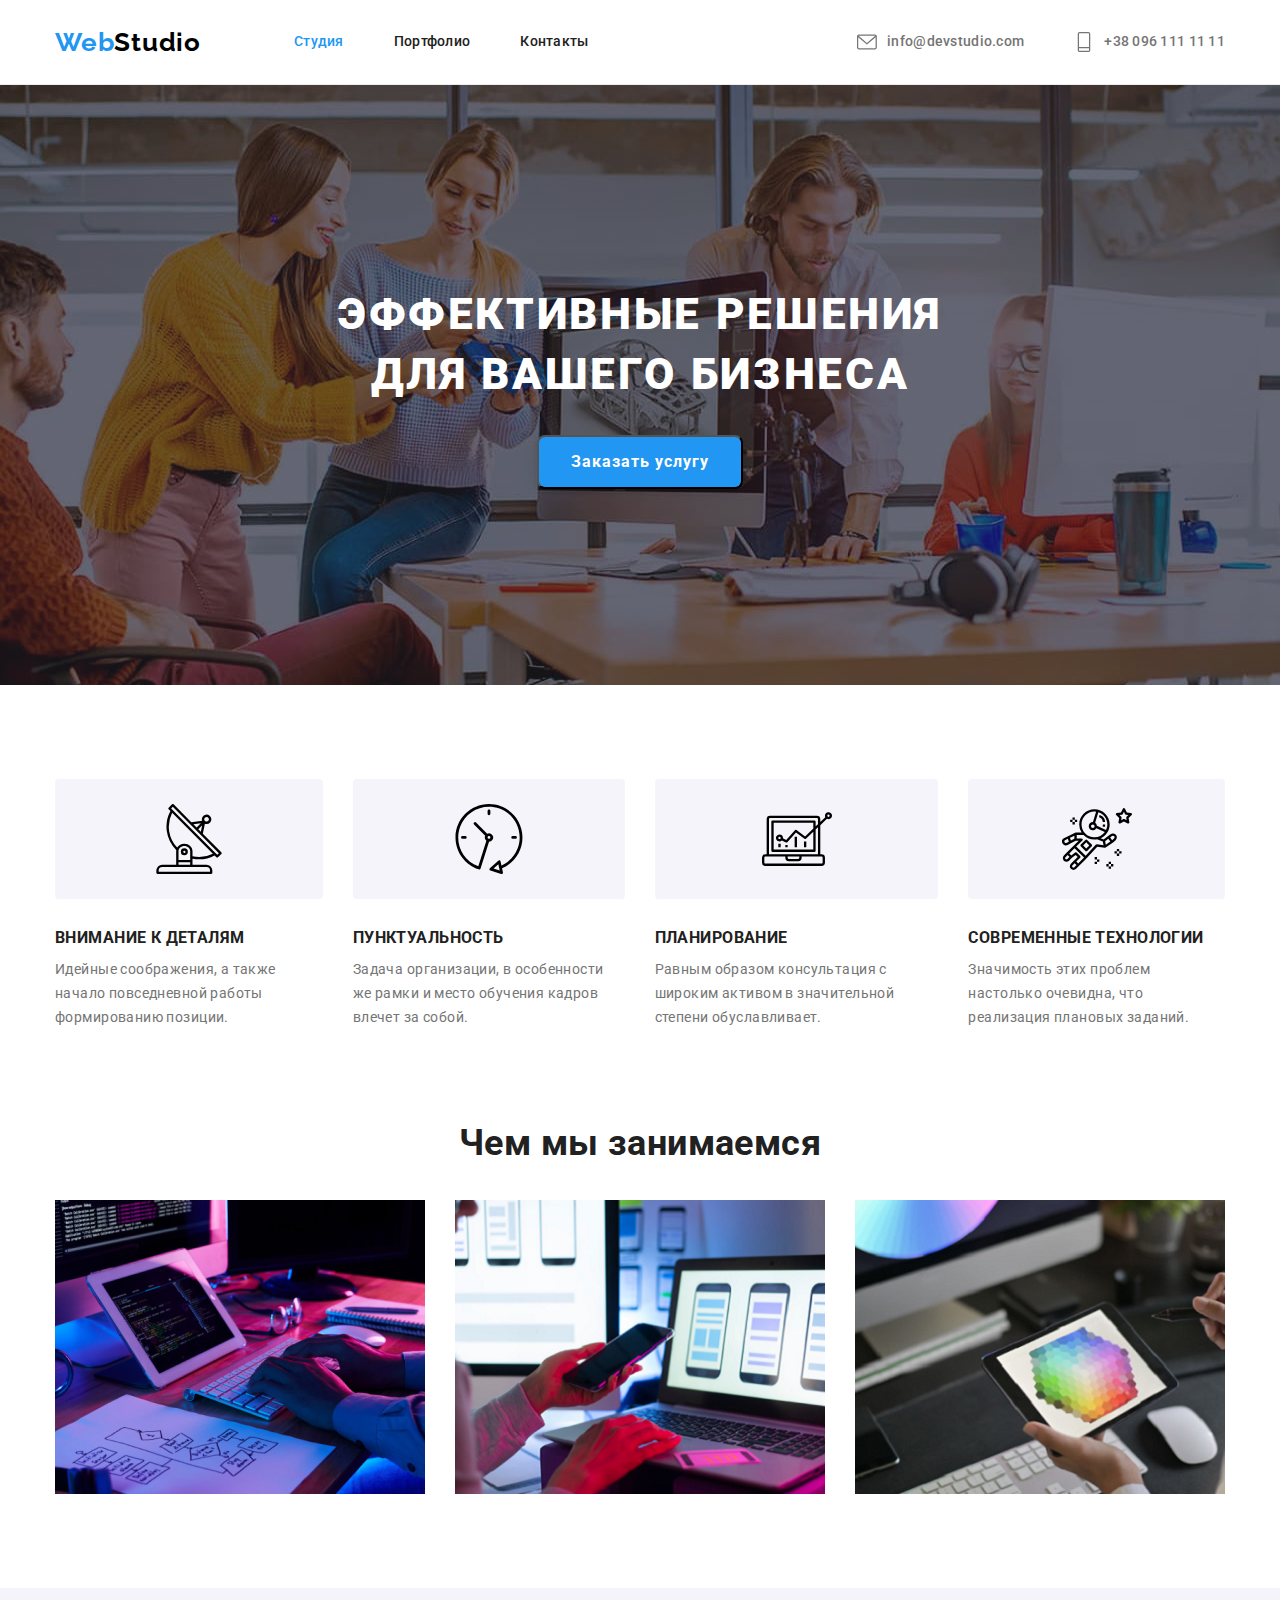
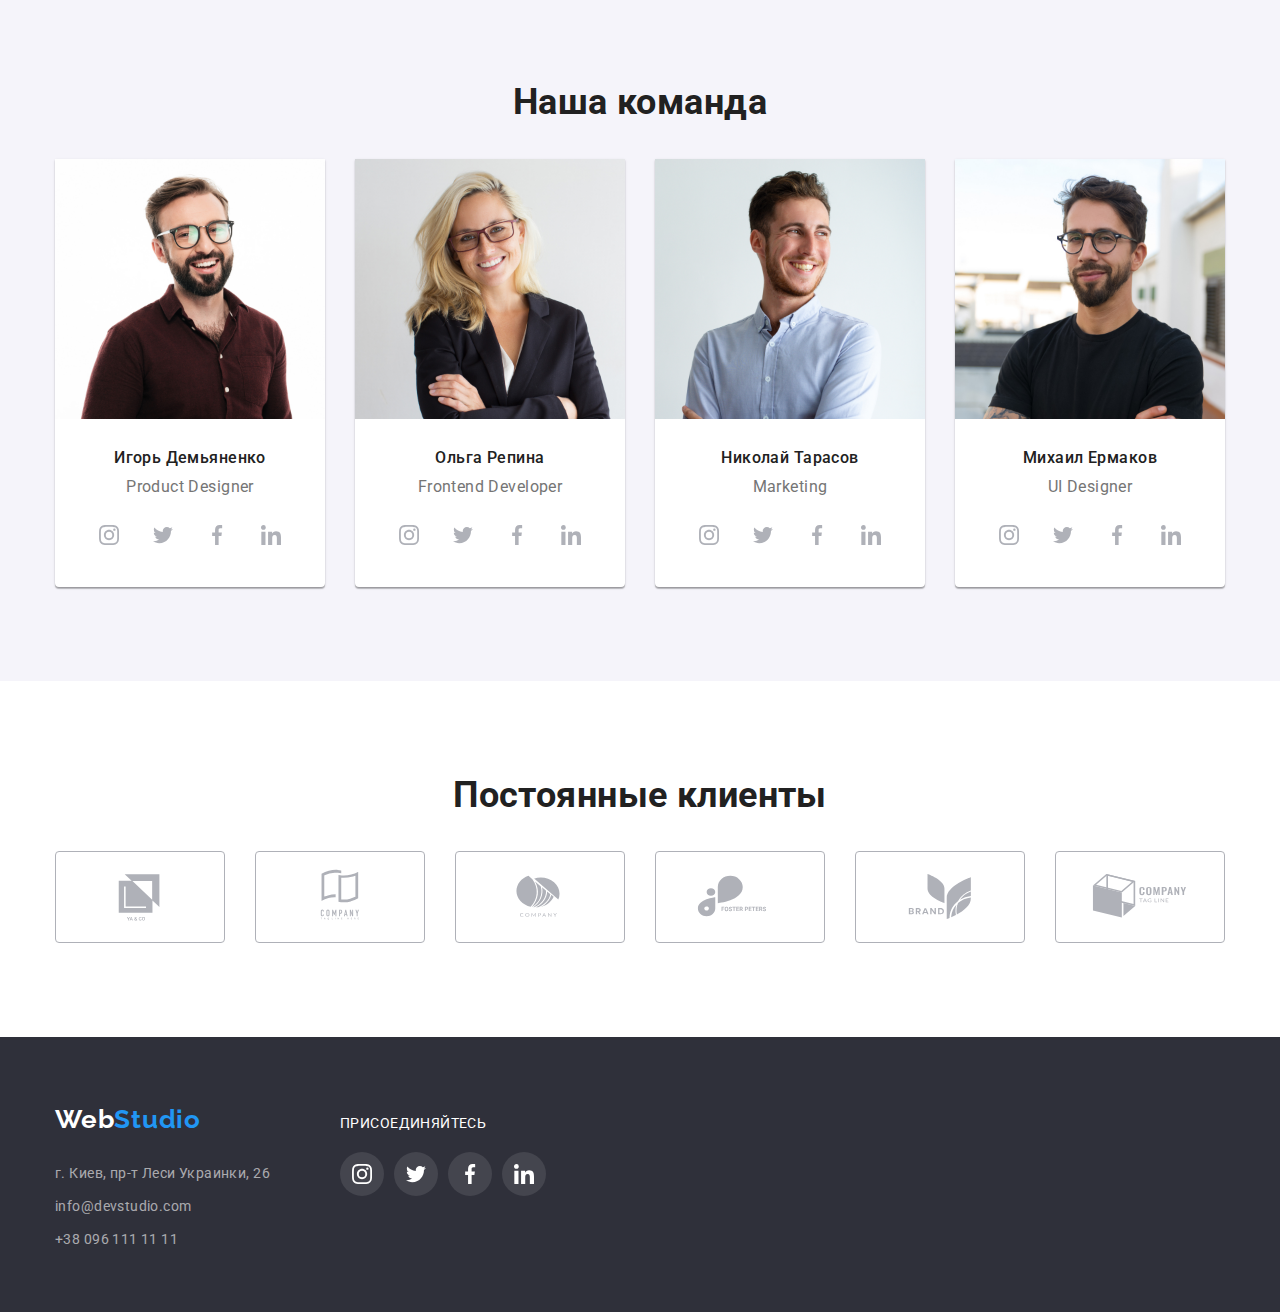
<file: index.html>
<!DOCTYPE html>
<html lang="ru">
  <head>
    <meta charset="UTF-8" />
    <meta name="viewport" content="widht=device-widht, initial-scale=1.0" />
    <title>WebStudio</title>
    <!-- Підключення шрифтів з google -->
    <link rel="preconnect" href="https://fonts.gstatic.com" />
    <link
      href="https://fonts.googleapis.com/css2?family=Raleway:wght@700&family=Roboto:wght@400;500;700;900&display=swap"
      rel="stylesheet"
    />
    <!-- Нормалізуєм стиль браузера за замовчуванням -->
    <link rel="stylesheet" href="./css/modern-normalize.css" />
    <!-- Підключаємо свої стилі -->
    <link rel="stylesheet" type="text/css" href="./css/styles.css" />
  </head>
  <body>
    <!------ HEADER ----------------------------------------------------------------------------->
    <header class="header">
      <div class="container page-nav">
        <!---------- ЛОГОТИП ------------------------------------------------------------------------>
        <a class="logo" href="./index.html" lang="en">Web<span class="logo-color">Studio</span></a>
        <!---------- НАВІГАЦІЯ ---------------------------------------------------------------------->
        <nav class="main-nav">
          <ul class="site-nav">
            <li class="site-item">
              <a href="./index.html" class="site-link active">Студия</a>
            </li>
            <li class="site-item">
              <a class="site-link" href="./portfolio.html">Портфолио</a>
            </li>
            <li class="site-item">
              <a class="site-link" href="./contacts.html">Контакты</a>
            </li>
          </ul>
        </nav>
        <!---------- КОНТАКТИ ------------------------------------------------------------------------>
        <ul class="contacts">
          <li class="site-item">
            <a class="contacts-item" href="mailto:info@devstudio.com"
              ><svg class="contacts-svg">
                <use href="./img/svg/sprite.svg#envelope"></use></svg
              >info@devstudio.com</a
            >
          </li>
          <li class="site-item">
            <a class="contacts-item" href="tel:+380961111111"
              ><svg class="contacts-svg">
                <use href="./img/svg/sprite.svg#vector"></use></svg
              >+38 096 111 11 11</a
            >
          </li>
        </ul>
      </div>
    </header>
    <!-------- HEADER ------------------------------------------------------------------------------------->
    <!-------- MAIN ------------------------------------------------------------------------------------->
    <main>
      <!-------- HERO ------------------------------------------------------------------------------------->
      <section class="hero hero-img">
        <h1 class="hero-title">Эффективные решения <br />для вашего бизнеса</h1>
        <button class="hero-button" type="button">Заказать услугу</button>
      </section>
      <!------ Особливості --------------------------------------------------------------------------------->
      <section class="section features">
        <div class="container">
          <h2 class="visually-hidden">Внимание к деталям</h2>
          <ul class="features-list">
            <li class="icon-details features-item">
              <div class="features-svg">
                <svg class="clients-svg" width="70" height="70">
                  <use href="./img/svg/sprite.svg#antenna"></use>
                </svg>
              </div>
              <h3 class="features-title">Внимание к деталям</h3>
              <p class="features-text">
                Идейные соображения, а также начало повседневной работы формированию позиции.
              </p>
            </li>
            <li class="icon-punctuality features-item">
              <div class="features-svg">
                <svg class="clients-svg" width="70" height="70">
                  <use href="./img/svg/sprite.svg#clock"></use>
                </svg>
              </div>
              <h3 class="features-title">Пунктуальность</h3>
              <p class="features-text">
                Задача организации, в особенности же рамки и место обучения кадров влечет за собой.
              </p>
            </li>
            <li class="icon-planning features-item">
              <div class="features-svg">
                <svg class="clients-svg" width="70" height="70">
                  <use href="./img/svg/sprite.svg#diagram"></use>
                </svg>
              </div>
              <h3 class="features-title">Планирование</h3>
              <p class="features-text">
                Равным образом консультация с широким активом в значительной степени обуславливает.
              </p>
            </li>
            <li class="icon-technology features-item">
              <div class="features-svg">
                <svg class="clients-svg" width="70" height="70">
                  <use href="./img/svg/sprite.svg#astronaut"></use>
                </svg>
              </div>
              <h3 class="features-title">Современные технологии</h3>
              <p class="features-text">
                Значимость этих проблем настолько очевидна, что реализация плановых заданий.
              </p>
            </li>
          </ul>
        </div>
      </section>
      <!------ Чим ми займаємося -------------------------------------------------------------------------->
      <section class="work-section section">
        <div class="container">
          <h2 class="work-title">Чем мы занимаемся</h2>
          <ul class="work-list">
            <li class="work-item">
              <img src="./img/job1.png" alt="Внимание к деталям" width="370" height="294" />
            </li>
            <li class="work-item">
              <img
                src="./img/job2.png"
                alt="Использование комплектующих"
                width="370"
                height="294"
              />
            </li>
            <li class="work-item">
              <img src="./img/job3.png" alt="Современные технологии" width="370" height="294" />
            </li>
          </ul>
        </div>
      </section>
      <!------- Наша команда --------------------------------------------------------------------------------->
      <section class="section-team section">
        <div class="container">
          <h2 class="work-title">Наша команда</h2>
          <ul class="team-list">
            <li class="team-item">
              <img
                src="./img/Demyanenko.jpg"
                alt="дизайнер продукции Игорь Демьяненко"
                width="270"
                height="260"
              />
              <div class="wrap-team">
                <h3 class="team-title">Игорь Демьяненко</h3>
                <p class="team-text" lang="en">Product Designer</p>
                <ul class="social-list">
                  <li class="social-item">
                    <a class="social-link" href="" target="_blank" rel="noreferrer noopener">
                      <svg class="social-svg" width="20" height="20">
                        <use href="./img/svg/sprite.svg#instagram"></use>
                      </svg>
                    </a>
                  </li>
                  <li class="social-item">
                    <a class="social-link" href="" target="_blank" rel="noreferrer noopener">
                      <svg class="social-svg" width="20" height="20">
                        <use href="./img/svg/sprite.svg#twitter"></use>
                      </svg>
                    </a>
                  </li>
                  <li class="social-item">
                    <a class="social-link" href="" target="_blank" rel="noreferrer noopener">
                      <svg class="social-svg" width="20" height="20">
                        <use href="./img/svg/sprite.svg#facebook"></use>
                      </svg>
                    </a>
                  </li>
                  <li class="social-item">
                    <a class="social-link" href="" target="_blank" rel="noreferrer noopener">
                      <svg class="social-svg" width="20" height="20">
                        <use href="./img/svg/sprite.svg#linkedin"></use>
                      </svg>
                    </a>
                  </li>
                </ul>
              </div>
            </li>
            <li class="team-item">
              <img
                src="./img/Repina.jpg"
                alt="Фронтенд-разработчик Ольга Репина"
                width="270"
                height="260"
              />
              <div class="wrap-team">
                <h3 class="team-title">Ольга Репина</h3>
                <p class="team-text" lang="en">Frontend Developer</p>
                <ul class="social-list">
                  <li class="social-item">
                    <a class="social-link" href="" target="_blank" rel="noreferrer noopener">
                      <svg class="social-svg" width="20" height="20">
                        <use href="./img/svg/sprite.svg#instagram"></use>
                      </svg>
                    </a>
                  </li>
                  <li class="social-item">
                    <a class="social-link" href="" target="_blank" rel="noreferrer noopener">
                      <svg class="social-svg" width="20" height="20">
                        <use href="./img/svg/sprite.svg#twitter"></use>
                      </svg>
                    </a>
                  </li>
                  <li class="social-item">
                    <a class="social-link" href="" target="_blank" rel="noreferrer noopener">
                      <svg class="social-svg" width="20" height="20">
                        <use href="./img/svg/sprite.svg#facebook"></use>
                      </svg>
                    </a>
                  </li>
                  <li class="social-item">
                    <a class="social-link" href="" target="_blank" rel="noreferrer noopener">
                      <svg class="social-svg" width="20" height="20">
                        <use href="./img/svg/sprite.svg#linkedin"></use>
                      </svg>
                    </a>
                  </li>
                </ul>
              </div>
            </li>
            <li class="team-item">
              <img
                src="./img/Tarasov.jpg"
                alt="Николай Тарасов маркетинг"
                width="270"
                height="260"
              />
              <div class="wrap-team">
                <h3 class="team-title">Николай Тарасов</h3>
                <p class="team-text" lang="en">Marketing</p>
                <ul class="social-list">
                  <li class="social-item">
                    <a class="social-link" href="" target="_blank" rel="noreferrer noopener">
                      <svg class="social-svg" width="20" height="20">
                        <use href="./img/svg/sprite.svg#instagram"></use>
                      </svg>
                    </a>
                  </li>
                  <li class="social-item">
                    <a class="social-link" href="" target="_blank" rel="noreferrer noopener">
                      <svg class="social-svg" width="20" height="20">
                        <use href="./img/svg/sprite.svg#twitter"></use>
                      </svg>
                    </a>
                  </li>
                  <li class="social-item">
                    <a class="social-link" href="" target="_blank" rel="noreferrer noopener">
                      <svg class="social-svg" width="20" height="20">
                        <use href="./img/svg/sprite.svg#facebook"></use>
                      </svg>
                    </a>
                  </li>
                  <li class="social-item">
                    <a class="social-link" href="" target="_blank" rel="noreferrer noopener">
                      <svg class="social-svg" width="20" height="20">
                        <use href="./img/svg/sprite.svg#linkedin"></use>
                      </svg>
                    </a>
                  </li>
                </ul>
              </div>
            </li>
            <li class="team-item">
              <img
                src="./img/Ermakov.jpg"
                alt="Дизайнер пользовательского интерфейса Михаил Ермаков"
                width="270"
                height="260"
              />
              <div class="wrap-team">
                <h3 class="team-title">Михаил Ермаков</h3>
                <p class="team-text" lang="en">UI Designer</p>
                <ul class="social-list">
                  <li class="social-item">
                    <a class="social-link" href="" target="_blank" rel="noreferrer noopener">
                      <svg class="social-svg" width="20" height="20">
                        <use href="./img/svg/sprite.svg#instagram"></use>
                      </svg>
                    </a>
                  </li>
                  <li class="social-item">
                    <a class="social-link" href="" target="_blank" rel="noreferrer noopener">
                      <svg class="social-svg" width="20" height="20">
                        <use href="./img/svg/sprite.svg#twitter"></use>
                      </svg>
                    </a>
                  </li>
                  <li class="social-item">
                    <a class="social-link" href="" target="_blank" rel="noreferrer noopener">
                      <svg class="social-svg" width="20" height="20">
                        <use href="./img/svg/sprite.svg#facebook"></use>
                      </svg>
                    </a>
                  </li>
                  <li class="social-item">
                    <a class="social-link" href="" target="_blank" rel="noreferrer noopener">
                      <svg class="social-svg" width="20" height="20">
                        <use href="./img/svg/sprite.svg#linkedin"></use>
                      </svg>
                    </a>
                  </li>
                </ul>
              </div>
            </li>
          </ul>
        </div>
      </section>
      <!-- Постоянные клиенты ----------------------------------------------------------------------------->
      <section class="clients-section section">
        <div class="container">
          <h2 class="work-title">Постоянные клиенты</h2>
          <ul class="clients-list">
            <li class="clients-item">
              <a class="clients-link" href="" target="_blank" rel="noreferrer noopener"
                ><svg class="clients-svg" width="106" height="60">
                  <use href="./img/svg/sprite.svg#ya-and-co"></use></svg
              ></a>
            </li>
            <li class="clients-item">
              <a class="clients-link" href="" target="_blank" rel="noreferrer noopener"
                ><svg class="clients-svg" width="106" height="60">
                  <use href="./img/svg/sprite.svg#tagline-here"></use></svg
              ></a>
            </li>
            <li class="clients-item">
              <a class="clients-link" href="" target="_blank" rel="noreferrer noopener"
                ><svg class="clients-svg" width="106" height="60">
                  <use href="./img/svg/sprite.svg#company"></use></svg
              ></a>
            </li>
            <li class="clients-item">
              <a class="clients-link" href="" target="_blank" rel="noreferrer noopener"
                ><svg class="clients-svg" width="106" height="60">
                  <use href="./img/svg/sprite.svg#foster-peters"></use></svg
              ></a>
            </li>
            <li class="clients-item">
              <a class="clients-link" href="" target="_blank" rel="noreferrer noopener"
                ><svg class="clients-svg" width="106" height="60">
                  <use href="./img/svg/sprite.svg#brand"></use></svg
              ></a>
            </li>
            <li class="clients-item">
              <a class="clients-link" href="" target="_blank" rel="noreferrer noopener"
                ><svg class="clients-svg" width="106" height="60">
                  <use href="./img/svg/sprite.svg#tag-line"></use></svg
              ></a>
            </li>
          </ul>
        </div>
      </section>
    </main>
    <!--MAIN ---------------------------------------------------------------------------------------->
    <!--Підвал ---------------------------------------------------------------------------------------->
    <footer class="footer">
      <div class="footer-box container">
        <div>
          <a class="logo-footer" href="/">Web<span class="logo-footer-color">Studio</span></a>
          <address class="anddres-footer">
            <ul class="footer-list">
              <li class="footer-item">
                <a
                  class="footer-text"
                  href="https://goo.gl/maps/a66LDwwVaXXeTYJA7"
                  target="_blank"
                  rel="noreferrer noopener"
                  >г. Киев, пр-т Леси Украинки, 26</a
                >
              </li>
              <li class="footer-item">
                <a class="footer-text" href="mailto:info@devstudio.com">info@devstudio.com</a>
              </li>
              <li class="footer-item">
                <a class="footer-text" href="tel:+380961111111">+38 096 111 11 11</a>
              </li>
            </ul>
          </address>
        </div>
        <!-- Приєднуйтеся -------------------------------------------------------------------------------->
        <div class="right-box">
          <p class="join-text">присоединяйтесь</p>
          <ul class="join-list">
            <li class="join-item">
              <a class="join-link" href="" target="_blank" rel="noreferrer noopener">
                <svg class="join-svg" width="20" height="20">
                  <use href="./img/svg/sprite.svg#instagram"></use>
                </svg>
              </a>
            </li>
            <li class="join-item">
              <a class="join-link" href="" target="_blank" rel="noreferrer noopener">
                <svg class="join-svg" width="20" height="20">
                  <use href="./img/svg/sprite.svg#twitter"></use>
                </svg>
              </a>
            </li>
            <li class="join-item">
              <a class="join-link" href="" target="_blank" rel="noreferrer noopener">
                <svg class="join-svg" width="20" height="20">
                  <use href="./img/svg/sprite.svg#facebook"></use>
                </svg>
              </a>
            </li>
            <li class="join-item">
              <a class="join-link" href="" target="_blank" rel="noreferrer noopener">
                <svg class="join-svg" width="20" height="20">
                  <use href="./img/svg/sprite.svg#linkedin"></use>
                </svg>
              </a>
            </li>
          </ul>
        </div>
      </div>
    </footer>
    <!--Підвал ---------------------------------------------------------------------------------------->
  </body>
</html>
</file>
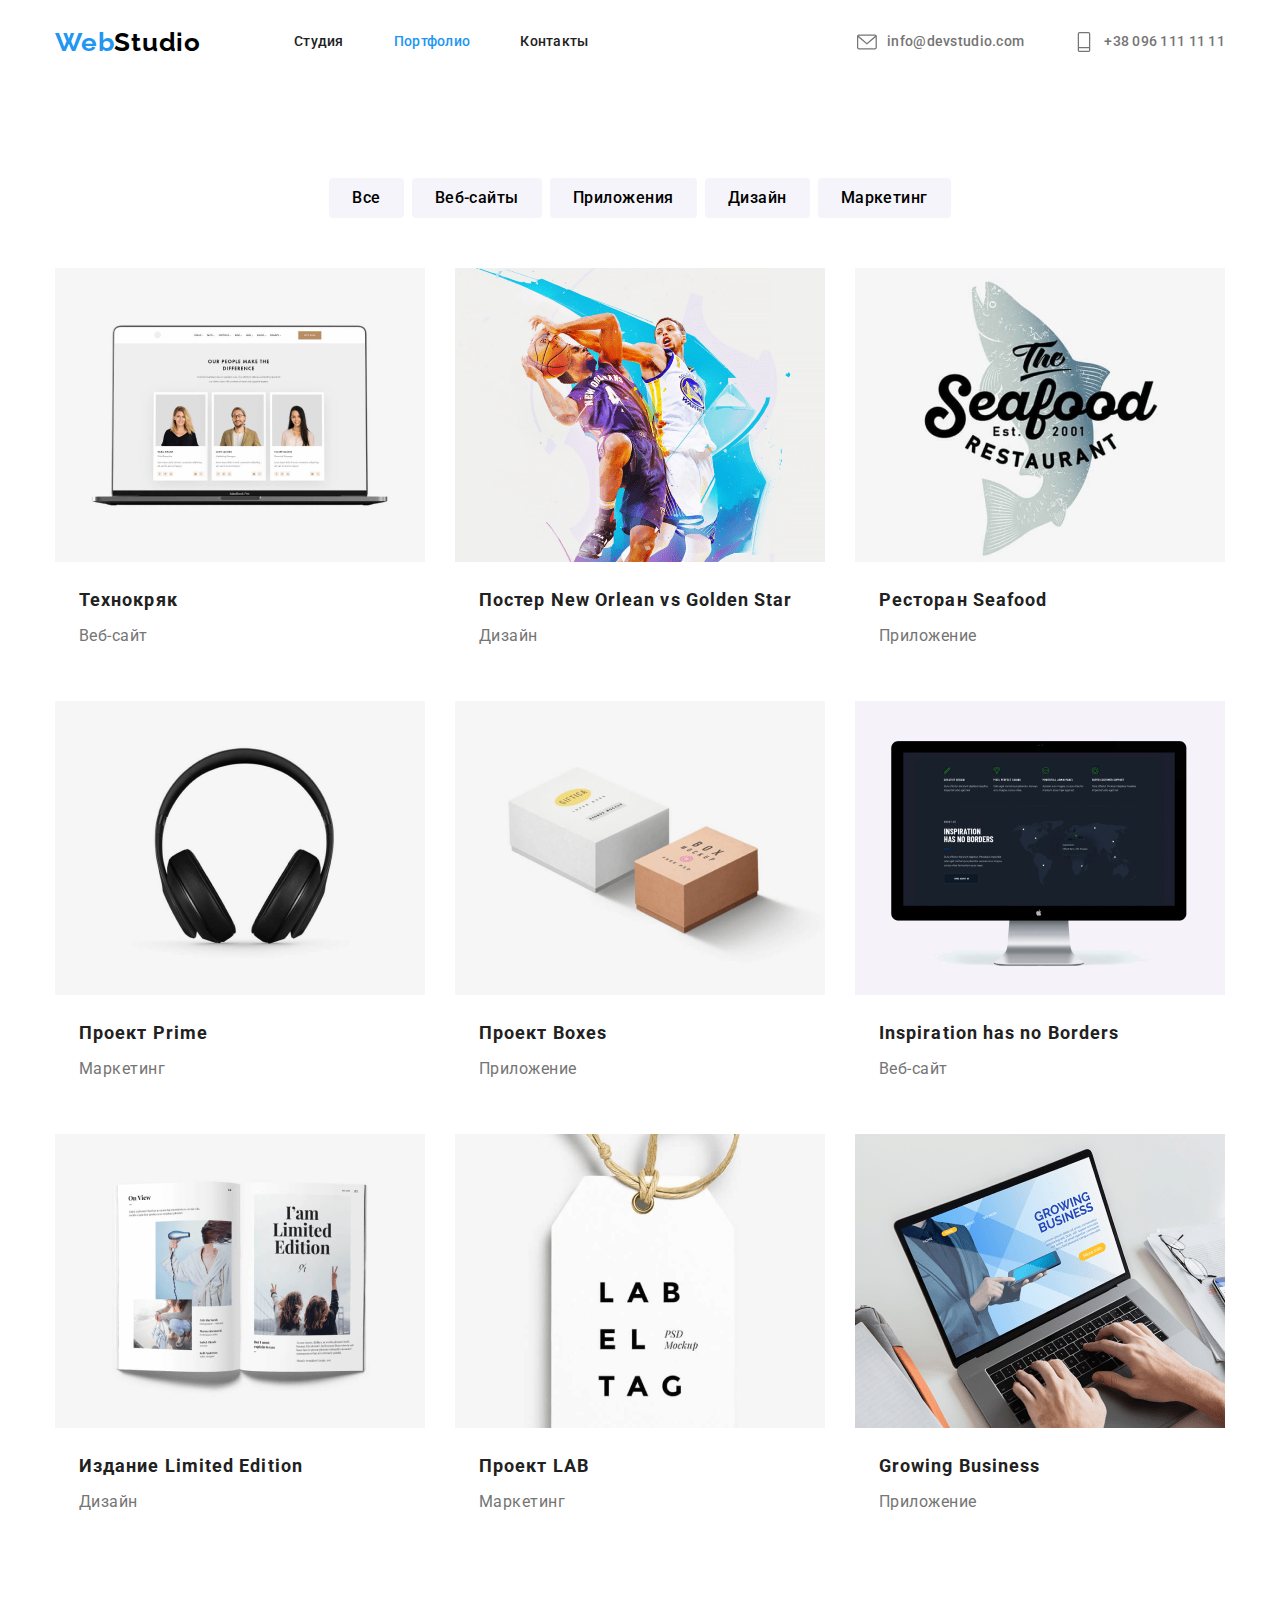
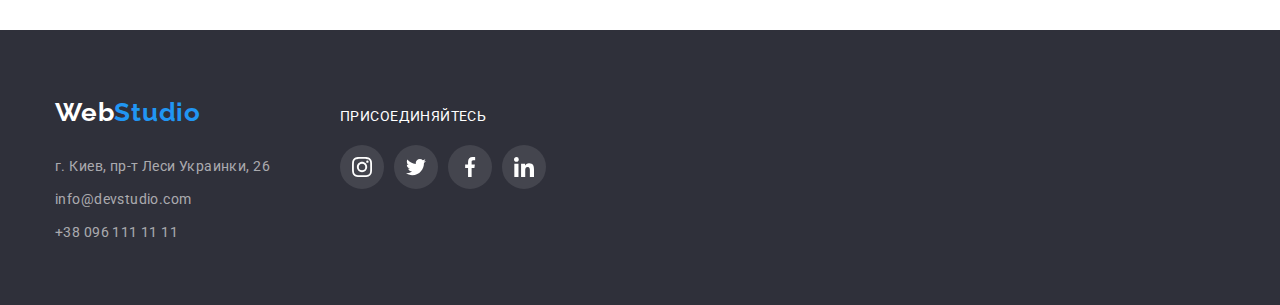
<file: portfolio.html>
<!DOCTYPE html>
<html lang="ru">
  <head>
    <meta charset="UTF-8" />
    <meta name="viewport" content="widht=device-widht, initial-scale=1.0" />
    <title>Portfolio</title>
    <!-- Підключення шрифтів з google -->
    <link rel="preconnect" href="https://fonts.gstatic.com" />
    <link
      href="https://fonts.googleapis.com/css2?family=Raleway:wght@700&family=Roboto:wght@400;500;700;900&display=swap"
      rel="stylesheet"
    />
    <!-- Нормалізуєм стиль браузера за замовчуванням -->
    <link rel="stylesheet" href="./css/modern-normalize.css" />
    <!-- Підключаємо свої стилі -->
    <link rel="stylesheet" type="text/css" href="./css/styles.css" />
  </head>
  <body>
    <!------ HEADER ----------------------------------------------------------------------------->
    <header>
      <div class="container page-nav">
        <!---------- ЛОГОТИП ------------------------------------------------------------------------>
        <a class="logo" href="./index.html" lang="en">Web<span class="logo-color">Studio</span></a>
        <!---------- НАВІГАЦІЯ ---------------------------------------------------------------------->
        <nav class="main-nav">
          <ul class="site-nav">
            <li class="site-item">
              <a class="site-link" href="./index.html">Студия</a>
            </li>
            <li class="site-item">
              <a class="site-link active" href="./portfolio.html">Портфолио</a>
            </li>
            <li class="site-item">
              <a class="site-link" href="./contacts.html">Контакты</a>
            </li>
          </ul>
        </nav>
        <!---------- КОНТАКТИ ------------------------------------------------------------------------>
        <ul class="contacts">
          <li class="site-item">
            <a class="contacts-item" href="mailto:info@devstudio.com"
              ><svg class="contacts-svg">
                <use href="./img/svg/sprite.svg#envelope"></use></svg
              >info@devstudio.com</a
            >
          </li>
          <li class="site-item">
            <a class="contacts-item" href="tel:+380961111111"
              ><svg class="contacts-svg">
                <use href="./img/svg/sprite.svg#vector"></use></svg
              >+38 096 111 11 11</a
            >
          </li>
        </ul>
      </div>
    </header>
    <!-------- HEADER ------------------------------------------------------------------------------------->
    <main>
      <section class="section">
        <div class="container">
          <h1 class="visually-hidden">Портфолио</h1>
          <ul class="filters-list-button">
            <li class="filters-item-button"><button type="button" class="button">Все</button></li>
            <li class="filters-item-button">
              <button type="button" class="button">Веб-сайты</button>
            </li>
            <li class="filters-item-button">
              <button type="button" class="button">Приложения</button>
            </li>
            <li class="filters-item-button">
              <button type="button" class="button">Дизайн</button>
            </li>
            <li class="filters-item-button">
              <button type="button" class="button">Маркетинг</button>
            </li>
          </ul>
          <ul class="portfolio-list">
            <li class="portfolio-item">
              <a class="portfolio-link" href="" target="_blank" rel="noreferrer noopener">
                <img src="./img/WebSite.png" alt="Технокряк" width="370" height="294" />
                <div class="wrap-portfolio">
                  <h2 class="title-portfolio">Технокряк</h2>
                  <p class="portfolio-text">Веб-сайт</p>
                </div>
              </a>
            </li>
            <li class="portfolio-item">
              <a class="portfolio-link" href="" target="_blank" rel="noreferrer noopener">
                <img
                  src="./img/Desing.png"
                  alt="Постер дизайн Новый Орлеан против Голден Стар"
                  width="370"
                  height="294"
                />
                <div class="wrap-portfolio">
                  <h2 class="title-portfolio">
                    Постер <span lang="en">New Orlean vs Golden Star</span>
                  </h2>
                  <p class="portfolio-text">Дизайн</p>
                </div>
              </a>
            </li>
            <li class="portfolio-item">
              <a class="portfolio-link" href="" target="_blank" rel="noreferrer noopener">
                <img
                  src="./img/annexes.png"
                  alt="Приложение ресторан морепродукты"
                  width="370"
                  height="294"
                />
                <div class="wrap-portfolio">
                  <h2 class="title-portfolio">Ресторан <span lang="en">Seafood</span></h2>
                  <p class="portfolio-text">Приложение</p>
                </div>
              </a>
            </li>
            <li class="portfolio-item">
              <a class="portfolio-link" href="" target="_blank" rel="noreferrer noopener">
                <img src="./img/Marketing.png" alt="Основной проект" width="370" height="294" />
                <div class="wrap-portfolio">
                  <h2 class="title-portfolio">Проект <span lang="en">Prime</span></h2>
                  <p class="portfolio-text">Маркетинг</p>
                </div>
              </a>
            </li>
            <li class="portfolio-item">
              <a class="portfolio-link" href="" target="_blank" rel="noreferrer noopener">
                <img src="./img/annexes1.png" alt="Проект коробки" width="370" height="294" />
                <div class="wrap-portfolio">
                  <h2 class="title-portfolio">Проект <span lang="en">Boxes</span></h2>
                  <p class="portfolio-text">Приложение</p>
                </div>
              </a>
            </li>
            <li class="portfolio-item">
              <a class="portfolio-link" href="" target="_blank" rel="noreferrer noopener">
                <img
                  src="./img/WebSite1.png"
                  alt="Inspiration has no Borders"
                  width="370"
                  height="294"
                />
                <div class="wrap-portfolio">
                  <h2 class="title-portfolio" lang="en">Inspiration has no Borders</h2>
                  <p class="portfolio-text">Веб-сайт</p>
                </div>
              </a>
            </li>
            <li class="portfolio-item">
              <a class="portfolio-link" href="" target="_blank" rel="noreferrer noopener">
                <img
                  src="./img/Desing1.png"
                  alt="Издание Ограниченный выпуск"
                  width="370"
                  height="294"
                />
                <div class="wrap-portfolio">
                  <h2 class="title-portfolio">Издание <span lang="en">Limited Edition</span></h2>
                  <p class="portfolio-text">Дизайн</p>
                </div>
              </a>
            </li>
            <li class="portfolio-item">
              <a class="portfolio-link" href="" target="_blank" rel="noreferrer noopener">
                <img src="./img/Marketing1.png" alt="Проект лаб" width="370" height="294" />
                <div class="wrap-portfolio">
                  <h2 class="title-portfolio">Проект <span lang="en">LAB</span></h2>
                  <p class="portfolio-text">Маркетинг</p>
                </div>
              </a>
            </li>
            <li class="portfolio-item">
              <a class="portfolio-link" href="" target="_blank" rel="noreferrer noopener">
                <img src="./img/annexes2.png" alt="Растущий бизнес" width="370" height="294" />
                <div class="wrap-portfolio">
                  <h2 class="title-portfolio" lang="en">Growing Business</h2>
                  <p class="portfolio-text">Приложение</p>
                </div>
              </a>
            </li>
          </ul>
        </div>
      </section>
    </main>
    <!--MAIN ---------------------------------------------------------------------------------------->
    <!--Підвал ---------------------------------------------------------------------------------------->
    <footer class="footer">
      <div class="footer-box container">
        <div>
          <a class="logo-footer" href="/">Web<span class="logo-footer-color">Studio</span></a>
          <address class="anddres-footer">
            <ul class="footer-list">
              <li class="footer-item">
                <a
                  class="footer-text"
                  href="https://goo.gl/maps/a66LDwwVaXXeTYJA7"
                  target="_blank"
                  rel="noreferrer noopener"
                  >г. Киев, пр-т Леси Украинки, 26</a
                >
              </li>
              <li class="footer-item">
                <a class="footer-text" href="mailto:info@devstudio.com">info@devstudio.com</a>
              </li>
              <li class="footer-item">
                <a class="footer-text" href="tel:+380961111111">+38 096 111 11 11</a>
              </li>
            </ul>
          </address>
        </div>
        <!-- Приєднуйтеся -------------------------------------------------------------------------------->
        <div class="right-box">
          <p class="join-text">присоединяйтесь</p>
          <ul class="join-list">
            <li class="join-item">
              <a class="join-link" href="" target="_blank" rel="noreferrer noopener">
                <svg class="join-svg" width="20" height="20">
                  <use href="./img/svg/sprite.svg#instagram"></use>
                </svg>
              </a>
            </li>
            <li class="join-item">
              <a class="join-link" href="" target="_blank" rel="noreferrer noopener">
                <svg class="join-svg" width="20" height="20">
                  <use href="./img/svg/sprite.svg#twitter"></use>
                </svg>
              </a>
            </li>
            <li class="join-item">
              <a class="join-link" href="" target="_blank" rel="noreferrer noopener">
                <svg class="join-svg" width="20" height="20">
                  <use href="./img/svg/sprite.svg#facebook"></use>
                </svg>
              </a>
            </li>
            <li class="join-item">
              <a class="join-link" href="" target="_blank" rel="noreferrer noopener">
                <svg class="join-svg" width="20" height="20">
                  <use href="./img/svg/sprite.svg#linkedin"></use>
                </svg>
              </a>
            </li>
          </ul>
        </div>
      </div>
    </footer>
    <!--Підвал ---------------------------------------------------------------------------------------->
  </body>
</html>
</file>
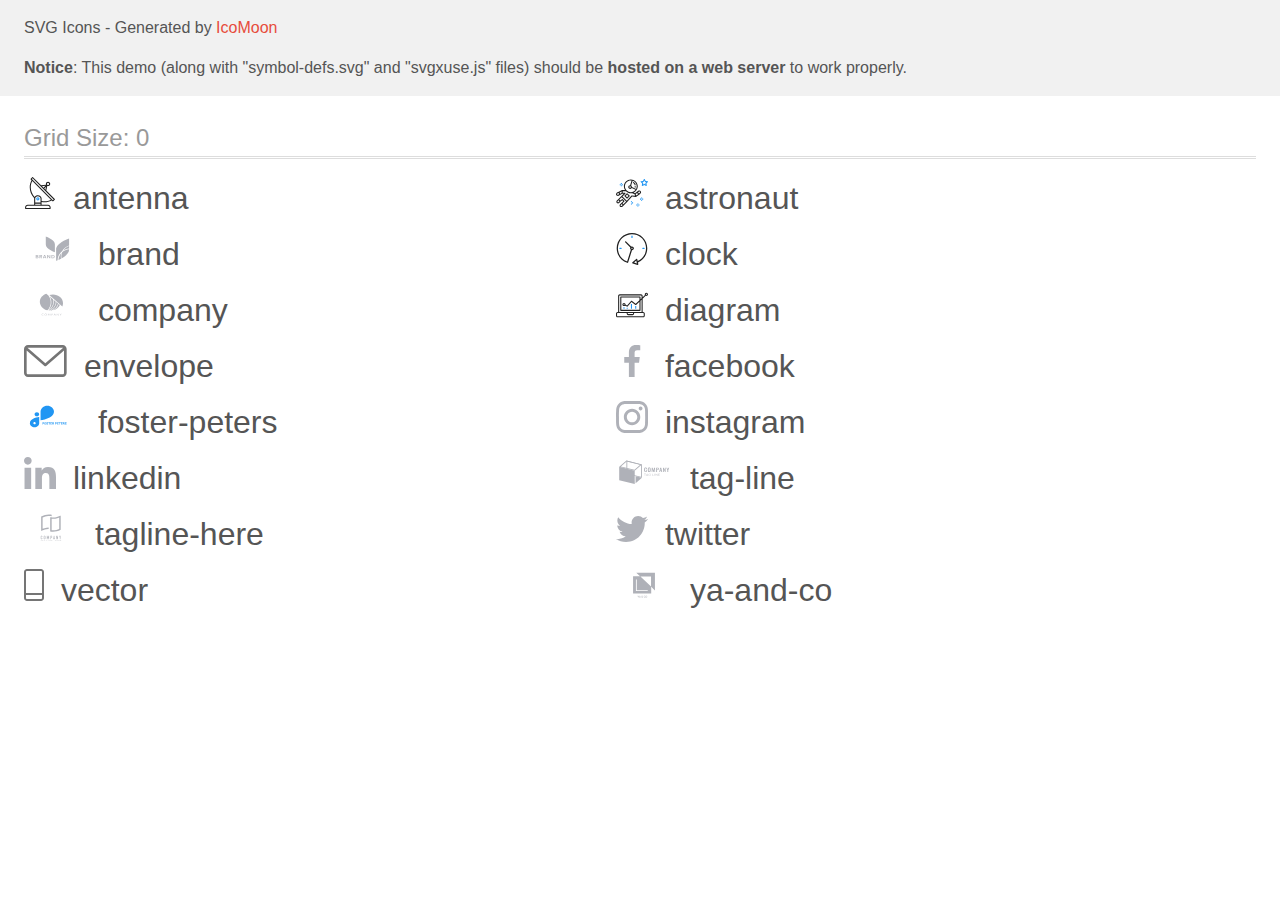
<file: img/icomoon/demo-external-svg.html>
<!doctype html>
<html>
<head>
    <title>IcoMoon - SVG Icons</title>
    <meta charset="utf-8">
    <meta name="viewport" content="width=device-width, initial-scale=1">
    <link rel="stylesheet" href="demo-files/demo.css">
    <link rel="stylesheet" href="style.css">
</head>
<body>
<header class="bgc1 clearfix">
<div class="mhl">
    <p>SVG Icons - Generated by <a href="https://icomoon.io/app">IcoMoon</a></p><p><strong>Notice</strong>: This demo (along with "symbol-defs.svg" and "svgxuse.js" files) should be <b>hosted on a web server</b> to work properly.</p>
</div>
</header>
    <div class="clearfix mhl ptl">
        <h1 class="mvm mtn fgc1">Grid Size: 0</h1>
        <div class="glyph fs1">
            <div class="clearfix pbs">
                <svg class="icon antenna"><use xlink:href="symbol-defs.svg#antenna"></use></svg><span class="name"> antenna</span>
            </div>
        </div>
        <div class="glyph fs1">
            <div class="clearfix pbs">
                <svg class="icon astronaut"><use xlink:href="symbol-defs.svg#astronaut"></use></svg><span class="name"> astronaut</span>
            </div>
        </div>
        <div class="glyph fs1">
            <div class="clearfix pbs">
                <svg class="icon brand"><use xlink:href="symbol-defs.svg#brand"></use></svg><span class="name"> brand</span>
            </div>
        </div>
        <div class="glyph fs1">
            <div class="clearfix pbs">
                <svg class="icon clock"><use xlink:href="symbol-defs.svg#clock"></use></svg><span class="name"> clock</span>
            </div>
        </div>
        <div class="glyph fs1">
            <div class="clearfix pbs">
                <svg class="icon company"><use xlink:href="symbol-defs.svg#company"></use></svg><span class="name"> company</span>
            </div>
        </div>
        <div class="glyph fs1">
            <div class="clearfix pbs">
                <svg class="icon diagram"><use xlink:href="symbol-defs.svg#diagram"></use></svg><span class="name"> diagram</span>
            </div>
        </div>
        <div class="glyph fs1">
            <div class="clearfix pbs">
                <svg class="icon envelope"><use xlink:href="symbol-defs.svg#envelope"></use></svg><span class="name"> envelope</span>
            </div>
        </div>
        <div class="glyph fs1">
            <div class="clearfix pbs">
                <svg class="icon facebook"><use xlink:href="symbol-defs.svg#facebook"></use></svg><span class="name"> facebook</span>
            </div>
        </div>
        <div class="glyph fs1">
            <div class="clearfix pbs">
                <svg class="icon foster-peters"><use xlink:href="symbol-defs.svg#foster-peters"></use></svg><span class="name"> foster-peters</span>
            </div>
        </div>
        <div class="glyph fs1">
            <div class="clearfix pbs">
                <svg class="icon instagram"><use xlink:href="symbol-defs.svg#instagram"></use></svg><span class="name"> instagram</span>
            </div>
        </div>
        <div class="glyph fs1">
            <div class="clearfix pbs">
                <svg class="icon linkedin"><use xlink:href="symbol-defs.svg#linkedin"></use></svg><span class="name"> linkedin</span>
            </div>
        </div>
        <div class="glyph fs1">
            <div class="clearfix pbs">
                <svg class="icon tag-line"><use xlink:href="symbol-defs.svg#tag-line"></use></svg><span class="name"> tag-line</span>
            </div>
        </div>
        <div class="glyph fs1">
            <div class="clearfix pbs">
                <svg class="icon tagline-here"><use xlink:href="symbol-defs.svg#tagline-here"></use></svg><span class="name"> tagline-here</span>
            </div>
        </div>
        <div class="glyph fs1">
            <div class="clearfix pbs">
                <svg class="icon twitter"><use xlink:href="symbol-defs.svg#twitter"></use></svg><span class="name"> twitter</span>
            </div>
        </div>
        <div class="glyph fs1">
            <div class="clearfix pbs">
                <svg class="icon vector"><use xlink:href="symbol-defs.svg#vector"></use></svg><span class="name"> vector</span>
            </div>
        </div>
        <div class="glyph fs1">
            <div class="clearfix pbs">
                <svg class="icon ya-and-co"><use xlink:href="symbol-defs.svg#ya-and-co"></use></svg><span class="name"> ya-and-co</span>
            </div>
        </div>
  </div>
<script defer src="svgxuse.js"></script>
</body>
</html>
</file>
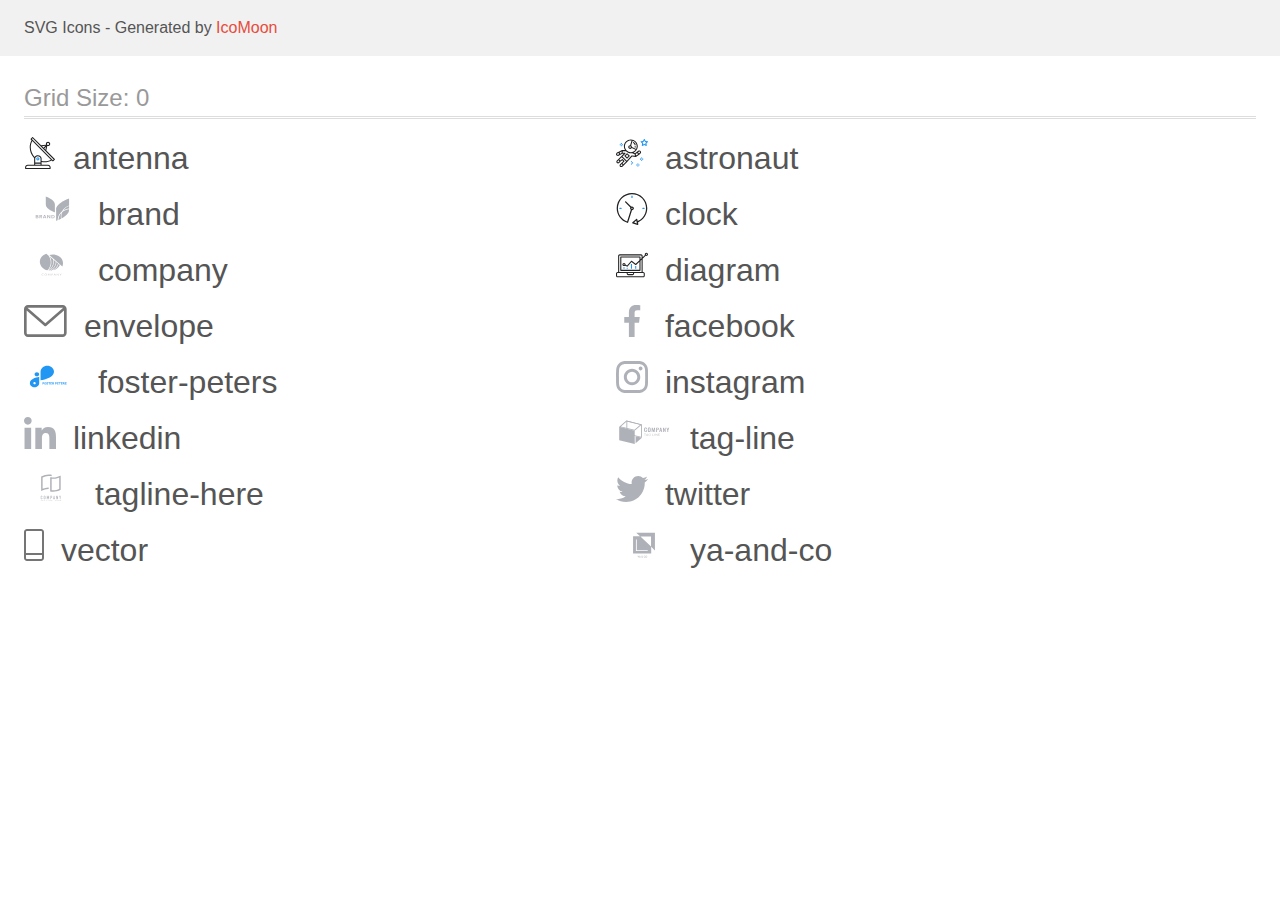
<file: img/icomoon/demo.html>
<!doctype html>
<html>
<head>
    <title>IcoMoon - SVG Icons</title>
    <meta charset="utf-8">
    <meta name="viewport" content="width=device-width, initial-scale=1">
    <link rel="stylesheet" href="demo-files/demo.css">
    <link rel="stylesheet" href="style.css">
</head>
<body>
<svg aria-hidden="true" style="position: absolute; width: 0; height: 0; overflow: hidden;" version="1.1" xmlns="http://www.w3.org/2000/svg" xmlns:xlink="http://www.w3.org/1999/xlink">
<defs>
<symbol id="antenna" viewBox="0 0 32 32">
<path fill="#212121" style="fill: var(--color1, #212121)" d="M30.773 22.098l-8.443-8.505 0.937-4.615c0.242 0.094 0.499 0.144 0.758 0.146h0.006c1.192 0.014 2.17-0.941 2.184-2.133s-0.941-2.17-2.133-2.184c-1.192-0.014-2.17 0.941-2.184 2.133-0.003 0.255 0.039 0.509 0.125 0.749l-4.96 0.605-8.091-8.133c-0.099-0.101-0.235-0.159-0.377-0.16-0.14 0.001-0.274 0.056-0.373 0.155l-1.513 1.504c-0.208 0.208-0.208 0.546 0 0.754l0.814 0.826c-3.153 5.798-2.129 12.978 2.519 17.663 0.043 0.041 0.092 0.074 0.146 0.098-0.034 0.18-0.051 0.364-0.052 0.547v6.187h-6.4c-1.472 0.002-2.665 1.195-2.667 2.667v1.067c0 0.295 0.239 0.533 0.533 0.533h24.533c0.295 0 0.533-0.239 0.533-0.533v-1.067c-0.002-1.472-1.195-2.665-2.667-2.667h-6.4v-2.742c1.003 0.21 2.024 0.317 3.049 0.32 2.458-0.003 4.877-0.615 7.040-1.783l0.818 0.823c0.099 0.101 0.235 0.159 0.377 0.16 0.14-0.001 0.274-0.056 0.373-0.155l1.513-1.504c0.208-0.208 0.208-0.546 0-0.754zM23.28 6.233c0.418-0.415 1.093-0.414 1.508 0.004s0.414 1.093-0.004 1.508c-0.2 0.199-0.47 0.31-0.752 0.31h-0.003c-0.589-0.003-1.064-0.483-1.061-1.072 0.002-0.282 0.115-0.552 0.314-0.751h-0.002zM22.024 9.738l-0.598 2.946-1.175-1.182 1.774-1.763zM21.419 8.836l-1.92 1.909-1.485-1.493 3.405-0.415zM24.004 28.8c0.884 0 1.6 0.716 1.6 1.6v0.533h-23.467v-0.533c0-0.884 0.716-1.6 1.6-1.6h20.267zM16.537 26.667v1.067h-5.333v-1.067h5.333zM11.204 25.6v-4.053c0-1.294 1.196-2.347 2.667-2.347s2.667 1.053 2.667 2.347v4.053h-5.333zM17.604 23.904v-2.357c0-1.882-1.675-3.413-3.733-3.413-1.331-0.020-2.576 0.657-3.281 1.786-4.058-4.274-4.971-10.645-2.279-15.887l18.602 18.708c-2.872 1.461-6.165 1.873-9.309 1.163zM28.893 23.22l-21.057-21.181 0.755-0.752 7.935 7.98c0.004 0 0.006 0.007 0.010 0.010l13.115 13.191-0.757 0.752z"></path>
<path fill="#2196f3" style="fill: var(--color2, #2196f3)" d="M13.876 20.267h-0.005c-0.884-0.001-1.601 0.714-1.602 1.598s0.714 1.601 1.598 1.602h0.005c0.884 0.001 1.601-0.714 1.602-1.598s-0.714-1.601-1.598-1.602zM14.249 22.245c-0.1 0.1-0.236 0.156-0.378 0.155-0.295-0.002-0.532-0.242-0.531-0.536 0.001-0.141 0.057-0.276 0.157-0.375s0.233-0.154 0.373-0.155c0.295 0.002 0.532 0.241 0.53 0.536-0.001 0.141-0.057 0.276-0.157 0.375h0.005z"></path>
</symbol>
<symbol id="astronaut" viewBox="0 0 32 32">
<path fill="#2196f3" style="fill: var(--color2, #2196f3)" d="M31.974 4.524c-0.063-0.193-0.229-0.333-0.43-0.363l-1.91-0.278-0.855-1.731c-0.179-0.365-0.777-0.365-0.956 0l-0.855 1.731-1.91 0.278c-0.201 0.029-0.367 0.17-0.431 0.363-0.062 0.193-0.011 0.405 0.135 0.547l1.383 1.348-0.326 1.903c-0.034 0.2 0.048 0.402 0.212 0.522 0.166 0.121 0.382 0.135 0.562 0.040l1.709-0.899 1.709 0.899c0.078 0.041 0.164 0.061 0.249 0.061 0.11 0 0.221-0.034 0.314-0.102 0.164-0.119 0.246-0.322 0.212-0.522l-0.326-1.903 1.383-1.348c0.145-0.142 0.197-0.354 0.135-0.547zM29.511 5.851c-0.125 0.122-0.183 0.299-0.153 0.472l0.191 1.114-1-0.526c-0.078-0.041-0.163-0.061-0.249-0.061s-0.17 0.020-0.249 0.061l-1.001 0.526 0.191-1.114c0.030-0.173-0.028-0.349-0.153-0.472l-0.81-0.789 1.119-0.163c0.174-0.025 0.324-0.134 0.402-0.292l0.5-1.013 0.5 1.013c0.078 0.157 0.228 0.267 0.402 0.292l1.119 0.163-0.809 0.789z"></path>
<path fill="#2196f3" style="fill: var(--color2, #2196f3)" d="M26.134 20.522h-1.067v1.067h1.067v-1.067z"></path>
<path fill="#2196f3" style="fill: var(--color2, #2196f3)" d="M26.134 22.656h-1.067v1.067h1.067v-1.067z"></path>
<path fill="#2196f3" style="fill: var(--color2, #2196f3)" d="M27.2 21.589h-1.067v1.067h1.067v-1.067z"></path>
<path fill="#2196f3" style="fill: var(--color2, #2196f3)" d="M25.067 21.589h-1.067v1.067h1.067v-1.067z"></path>
<path fill="#2196f3" style="fill: var(--color2, #2196f3)" d="M22.4 26.389h-1.067v1.067h1.067v-1.067z"></path>
<path fill="#2196f3" style="fill: var(--color2, #2196f3)" d="M22.4 28.522h-1.067v1.067h1.067v-1.067z"></path>
<path fill="#2196f3" style="fill: var(--color2, #2196f3)" d="M23.467 27.456h-1.067v1.067h1.067v-1.067z"></path>
<path fill="#2196f3" style="fill: var(--color2, #2196f3)" d="M21.333 27.456h-1.067v1.067h1.067v-1.067z"></path>
<path fill="#2196f3" style="fill: var(--color2, #2196f3)" d="M16 24.256h-1.067v1.067h1.067v-1.067z"></path>
<path fill="#2196f3" style="fill: var(--color2, #2196f3)" d="M16 26.389h-1.067v1.067h1.067v-1.067z"></path>
<path fill="#2196f3" style="fill: var(--color2, #2196f3)" d="M17.067 25.322h-1.067v1.067h1.067v-1.067z"></path>
<path fill="#2196f3" style="fill: var(--color2, #2196f3)" d="M5.867 6.122h-1.067v1.067h1.067v-1.067z"></path>
<path fill="#2196f3" style="fill: var(--color2, #2196f3)" d="M5.867 8.255h-1.067v1.067h1.067v-1.067z"></path>
<path fill="#2196f3" style="fill: var(--color2, #2196f3)" d="M6.933 7.189h-1.067v1.067h1.067v-1.067z"></path>
<path fill="#2196f3" style="fill: var(--color2, #2196f3)" d="M4.8 7.189h-1.067v1.067h1.067v-1.067z"></path>
<path fill="#212121" style="fill: var(--color1, #212121)" d="M24.715 14.159c-0.287-0.388-0.709-0.637-1.188-0.705-0.481-0.068-0.956 0.058-1.34 0.352l-1.252 0.96-1.898 1.417-1.358-0.541c2.421-1.086 4.114-3.508 4.114-6.32 0-3.823-3.123-6.933-6.961-6.933s-6.961 3.11-6.961 6.933c0 1.386 0.414 2.674 1.12 3.758l-2.764-0.024c-0.002 0-0.003 0-0.005 0-0.009 0-0.015 0.004-0.023 0.005-0.053 0.002-0.105 0.013-0.155 0.031-0.013 0.005-0.026 0.008-0.038 0.013-0.006 0.003-0.013 0.003-0.019 0.006l-3.233 1.596c-0.001 0-0.001 0-0.001 0.001l-1.893 0.911c-0.021 0.009-0.042 0.021-0.063 0.035-0.755 0.502-1.012 1.489-0.598 2.295 0.22 0.429 0.595 0.745 1.056 0.889 0.178 0.055 0.359 0.083 0.539 0.083 0.29 0 0.577-0.071 0.839-0.211l1.388-0.738 2.264-1.169 1.357-0.008-5.442 5.416c-0.001 0.001-0.001 0.001-0.002 0.001l-1.339 1.333c-0.316 0.315-0.49 0.732-0.49 1.178s0.174 0.863 0.49 1.179c0.325 0.323 0.752 0.485 1.179 0.485s0.854-0.162 1.18-0.485l1.314-1.309 1.741-1.3 0.901 0.897-1.762 1.754c-0 0.001-0.001 0.001-0.002 0.001l-1.339 1.333c-0.316 0.315-0.49 0.732-0.49 1.178s0.174 0.863 0.49 1.179c0.325 0.323 0.753 0.485 1.18 0.485s0.855-0.162 1.18-0.485l3.482-3.467c0.001-0.001 0.001-0.001 0.001-0.002l1.010-1-0.004-0.004c0.006-0.006 0.015-0.009 0.022-0.015l5.166-5.658 3.471 0.494c0.025 0.004 0.050 0.005 0.075 0.005 0.065 0 0.127-0.015 0.187-0.038 0.018-0.006 0.033-0.015 0.050-0.023 0.019-0.010 0.039-0.015 0.058-0.027l3.213-2.133c0.012-0.008 0.018-0.021 0.029-0.029 0.013-0.010 0.029-0.014 0.041-0.026l1.271-1.191c0.662-0.62 0.753-1.635 0.212-2.362zM2.13 17.77c-0.173 0.093-0.37 0.111-0.558 0.052-0.187-0.058-0.338-0.186-0.427-0.358-0.161-0.314-0.068-0.695 0.214-0.902l1.314-0.632 0.449 1.312-0.992 0.528zM5.628 15.942l-1.548 0.8-0.439-1.283 2.027-1.001-0.040 1.484zM20.727 9.322c0 0.918-0.219 1.785-0.599 2.559l-4.181-1.899c-0.044-0.573-0.341-1.075-0.788-1.388l1.464-4.86c2.378 0.756 4.105 2.974 4.105 5.588zM8.938 9.322c0-3.235 2.644-5.867 5.894-5.867 0.253 0 0.5 0.021 0.745 0.052l-1.432 4.754c-0.019-0.001-0.037-0.006-0.057-0.006-1.033 0-1.873 0.837-1.873 1.867s0.84 1.867 1.873 1.867c0.694 0 1.294-0.383 1.618-0.945l3.862 1.755c-1.075 1.446-2.795 2.39-4.737 2.39-3.25 0-5.894-2.632-5.894-5.867zM14.894 10.122c0 0.441-0.362 0.8-0.806 0.8s-0.806-0.359-0.806-0.8c0-0.441 0.362-0.8 0.806-0.8s0.806 0.359 0.806 0.8zM2.465 25.146c-0.236 0.234-0.619 0.234-0.854 0.001-0.114-0.114-0.176-0.263-0.176-0.423s0.062-0.309 0.176-0.421l0.962-0.958 0.851 0.848-0.959 0.955zM5.679 28.88c-0.236 0.234-0.619 0.235-0.855 0.001-0.114-0.114-0.176-0.263-0.176-0.423s0.062-0.309 0.176-0.421l0.963-0.959 0.852 0.848-0.96 0.955zM9.16 25.411c-0.001 0-0.001 0-0.002 0.001l-1.765 1.76-0.852-0.848 1.763-1.755c0 0 0 0 0-0s0.001-0.001 0.002-0.001c0.040-0.040 0.065-0.088 0.090-0.135 0.007-0.014 0.020-0.026 0.026-0.040 0.017-0.041 0.019-0.085 0.026-0.129 0.003-0.025 0.014-0.047 0.014-0.073 0-0.036-0.013-0.070-0.020-0.106-0.006-0.032-0.006-0.065-0.019-0.095-0.020-0.050-0.055-0.094-0.091-0.138-0.010-0.012-0.014-0.027-0.025-0.038 0 0 0 0-0.001 0s-0.001-0.002-0.001-0.002l-1.607-1.6c-0.017-0.017-0.039-0.024-0.058-0.038-0.028-0.022-0.055-0.042-0.087-0.058-0.030-0.015-0.061-0.024-0.093-0.033-0.034-0.010-0.067-0.017-0.103-0.020-0.033-0.002-0.063 0.001-0.095 0.005-0.036 0.004-0.069 0.009-0.104 0.020-0.034 0.011-0.063 0.027-0.094 0.045-0.020 0.011-0.042 0.015-0.061 0.029l-1.773 1.324-0.901-0.897 2.399-2.386 4.361 4.289-0.928 0.919zM15.979 18.394c-0.015-0.002-0.030 0.004-0.045 0.003-0.039-0.002-0.076 0.001-0.115 0.007-0.030 0.005-0.059 0.011-0.088 0.021-0.034 0.012-0.065 0.028-0.097 0.047-0.030 0.018-0.057 0.037-0.083 0.061-0.013 0.011-0.028 0.017-0.040 0.029l-4.698 5.146-4.328-4.257 2.833-2.818c0.209-0.208 0.21-0.546 0.002-0.755-0.105-0.105-0.243-0.157-0.381-0.156v-0.001l-2.219 0.013 0.028-1.607 3.104 0.027c1.265 1.294 3.029 2.101 4.981 2.101 0.437 0 0.864-0.045 1.279-0.123 0.040 0.032 0.079 0.065 0.13 0.085l2.41 0.96 0.331 1.644-3.003-0.427zM20.020 18.572l-0.313-1.558 1.446-1.080 0.947 1.257-2.080 1.381zM23.774 15.741l-0.838 0.785-0.931-1.236 0.831-0.637c0.155-0.119 0.351-0.168 0.543-0.143 0.193 0.027 0.364 0.128 0.48 0.284 0.217 0.292 0.18 0.699-0.085 0.947z"></path>
<path fill="#212121" style="fill: var(--color1, #212121)" d="M13.602 18.544l-2.143-2.133c-0.207-0.207-0.545-0.207-0.753 0l-2.142 2.133c-0.1 0.101-0.157 0.236-0.157 0.378s0.056 0.278 0.157 0.378l2.142 2.133c0.104 0.103 0.241 0.155 0.377 0.155s0.273-0.052 0.376-0.155l2.143-2.133c0.1-0.1 0.157-0.236 0.157-0.378s-0.057-0.278-0.157-0.378zM11.083 20.303l-1.387-1.381 1.387-1.381 1.387 1.381-1.387 1.381z"></path>
<path fill="#212121" style="fill: var(--color1, #212121)" d="M17.164 5.071l-0.258 1.036c0.071 0.018 1.738 0.452 1.738 2.149h1.067c-0-2.017-1.666-2.965-2.547-3.185z"></path>
<path fill="#212121" style="fill: var(--color1, #212121)" d="M19.711 9.322h-1.067v1.067h1.067v-1.067z"></path>
</symbol>
<symbol id="brand" viewBox="0 0 57 32">
<path fill="#afb1b8" style="fill: var(--color3, #afb1b8)" d="M14.27 23.859c0.13 0.147 0.199 0.332 0.196 0.521 0.001 0.012 0.001 0.026 0.001 0.039 0 0.117-0.026 0.227-0.073 0.326l0.002-0.005c-0.056 0.119-0.135 0.218-0.232 0.296l-0.002 0.001c-0.221 0.152-0.494 0.243-0.789 0.243-0.032 0-0.064-0.001-0.096-0.003h-1.545v-3.301h1.517c0.027-0.002 0.058-0.003 0.090-0.003 0.279 0 0.539 0.083 0.756 0.225l-0.005-0.003c0.098 0.076 0.176 0.171 0.227 0.277 0.051 0.108 0.074 0.224 0.068 0.341 0.009 0.181-0.053 0.361-0.176 0.505-0.118 0.131-0.281 0.222-0.462 0.258 0.205 0.034 0.391 0.134 0.523 0.283zM12.454 23.361h0.649c0.147 0.010 0.293-0.029 0.412-0.11 0.047-0.039 0.085-0.088 0.109-0.144l0.001-0.003c0.019-0.043 0.030-0.092 0.030-0.145 0-0.011-0.001-0.022-0.001-0.033v0.001c0.001-0.008 0.001-0.018 0.001-0.028 0-0.053-0.011-0.104-0.031-0.15l0.001 0.002c-0.025-0.058-0.062-0.108-0.108-0.147h-0.001c-0.105-0.071-0.234-0.113-0.373-0.113-0.018 0-0.036 0.001-0.054 0.002h-0.636v0.867zM13.578 24.627c0.051-0.040 0.091-0.091 0.118-0.149l0.001-0.003c0.022-0.046 0.034-0.101 0.034-0.158 0-0.009 0-0.018-0.001-0.027v0.001c0-0.007 0.001-0.016 0.001-0.024 0-0.059-0.013-0.115-0.037-0.165l0.001 0.002c-0.029-0.061-0.070-0.112-0.121-0.151l-0.001-0.001c-0.112-0.076-0.249-0.121-0.397-0.121-0.015 0-0.030 0-0.045 0.001h-0.678v0.908h0.689c0.155 0.008 0.308-0.032 0.435-0.115zM17.371 25.278l-0.843-1.291h-0.317v1.291h-0.726v-3.302h1.374c0.029-0.002 0.064-0.003 0.098-0.003 0.323 0 0.622 0.107 0.862 0.287l-0.004-0.003c0.192 0.179 0.308 0.415 0.327 0.666 0.002 0.021 0.002 0.045 0.002 0.069 0 0.241-0.086 0.461-0.228 0.633l0.001-0.002c-0.171 0.175-0.396 0.296-0.649 0.335l-0.006 0.001 0.899 1.319h-0.789zM16.21 23.538h0.594c0.412 0 0.619-0.166 0.619-0.5 0-0.008 0.001-0.017 0.001-0.027 0-0.063-0.013-0.122-0.035-0.176l0.001 0.003c-0.028-0.067-0.068-0.124-0.118-0.171v0c-0.113-0.085-0.255-0.136-0.41-0.136-0.020 0-0.040 0.001-0.060 0.003h-0.598l0.007 1.005zM21.339 24.613h-1.446l-0.255 0.665h-0.761l1.328-3.265h0.823l1.323 3.265h-0.761l-0.25-0.665zM21.145 24.114l-0.529-1.394-0.529 1.394h1.057zM26.305 25.278h-0.72l-1.616-2.245v2.245h-0.719v-3.302h0.719l1.616 2.259v-2.259h0.72v3.302zM30.418 24.488c-0.149 0.249-0.376 0.452-0.652 0.582-0.28 0.132-0.608 0.209-0.955 0.209-0.021 0-0.041 0-0.062-0.001h-1.279v-3.302h1.283c0.018 0 0.039-0.001 0.060-0.001 0.345 0 0.673 0.075 0.968 0.209l-0.015-0.006c0.276 0.128 0.503 0.329 0.652 0.576 0.148 0.269 0.226 0.565 0.226 0.867s-0.077 0.597-0.226 0.866zM29.593 24.409c0.196-0.205 0.317-0.482 0.318-0.788v0c0-0.289-0.113-0.569-0.318-0.788-0.223-0.177-0.509-0.284-0.82-0.284-0.029 0-0.058 0.001-0.086 0.003h-0.496v2.138h0.5c0.025 0.002 0.054 0.003 0.083 0.003 0.311 0 0.596-0.107 0.822-0.285l-0.003 0.002zM21.79 3.609s9.3 3.215 9.103 7.867v7.869s-9.294-3.216-9.1-7.869l-0.003-7.867zM39.179 17.503c1.757-1.107 3.788-1.792 5.909-1.994v-2.464c-2.444 0.863-4.517 2.427-5.909 4.458z"></path>
<path fill="#afb1b8" style="fill: var(--color3, #afb1b8)" d="M38.124 18.245c1.437-2.651 3.93-4.696 6.964-5.716v-7.098s-13.245 4.58-12.965 11.205v11.203s0.59-0.205 1.519-0.589c0-0.358 0-0.719 0.043-1.083 0.274-3.075 1.87-5.925 4.439-7.924z"></path>
<path fill="#afb1b8" style="fill: var(--color3, #afb1b8)" d="M36.864 22.407c0.069-0.777 0.225-1.546 0.463-2.294-1.599 1.725-2.568 3.867-2.769 6.122-0.020 0.213-0.030 0.426-0.036 0.645 1.105-0.483 1.942-0.895 2.761-1.334l-0.214 0.105c-0.235-1.067-0.304-2.159-0.206-3.244zM37.391 22.447c-0.026 0.273-0.041 0.589-0.041 0.909 0 0.718 0.074 1.419 0.216 2.094l-0.012-0.066c3.619-1.983 7.685-5.046 7.528-8.748v-0.323c-2.586 0.265-5.004 1.3-6.885 2.946-0.415 0.932-0.702 2.014-0.804 3.148l-0.003 0.040z"></path>
</symbol>
<symbol id="clock" viewBox="0 0 32 32">
<path fill="#212121" style="fill: var(--color1, #212121)" d="M31.296 15.301c-0.001-8.452-6.855-15.303-15.308-15.301s-15.303 6.855-15.301 15.308c0.002 6.788 4.422 12.543 10.541 14.545l0.108 0.031c0.061 0.019 0.123 0.029 0.187 0.029 0.12 0 0.238-0.032 0.342-0.094 0.135-0.080 0.236-0.207 0.283-0.357l3.865-12.25c1.054-0.004 1.906-0.859 1.906-1.913 0-1.056-0.856-1.913-1.913-1.913-0.303 0-0.59 0.071-0.845 0.196l0.011-0.005-5.106-5.107c-0.114-0.11-0.271-0.179-0.443-0.179-0.352 0-0.638 0.286-0.638 0.638 0 0.172 0.068 0.328 0.179 0.443v0l5.103 5.109c-0.121 0.241-0.191 0.525-0.191 0.826 0 0.602 0.283 1.137 0.723 1.48l0.004 0.003-3.682 11.673c-7.278-2.681-11.004-10.754-8.324-18.032s10.754-11.004 18.032-8.323c7.278 2.681 11.004 10.754 8.323 18.032-1.345 3.581-4.003 6.406-7.374 7.938l-0.088 0.036-0.398-1.874c-0.063-0.291-0.318-0.506-0.624-0.506-0.164 0-0.313 0.062-0.426 0.163l0.001-0.001-3.837 3.426c-0.132 0.117-0.214 0.287-0.214 0.477 0 0.283 0.185 0.524 0.441 0.606l0.005 0.001 4.899 1.563c0.058 0.020 0.126 0.031 0.196 0.031 0.352 0 0.637-0.285 0.637-0.637 0-0.047-0.005-0.093-0.015-0.138l0.001 0.004-0.391-1.839c5.528-2.374 9.329-7.772 9.329-14.057 0-0.011 0-0.023 0-0.034v0.002zM15.992 14.664c0.352 0 0.638 0.286 0.638 0.638s-0.285 0.638-0.638 0.638v0c-0.352 0-0.638-0.286-0.638-0.638s0.286-0.638 0.638-0.638v0zM18.092 29.528l2.184-1.948 0.603 2.84-2.787-0.892z"></path>
<path fill="#2196f3" style="fill: var(--color2, #2196f3)" d="M15.354 3.185v1.275c0 0.352 0.286 0.638 0.638 0.638s0.638-0.285 0.638-0.638v0-1.275c0-0.352-0.285-0.638-0.638-0.638s-0.638 0.285-0.638 0.638v0zM3.876 14.664c-0.352 0-0.638 0.286-0.638 0.638s0.285 0.638 0.638 0.638h1.275c0.352 0 0.638-0.286 0.638-0.638s-0.285-0.638-0.638-0.638h-1.275zM28.108 15.939c0.352 0 0.638-0.286 0.638-0.638s-0.285-0.638-0.638-0.638h-1.275c-0.352 0-0.638 0.286-0.638 0.638s0.285 0.638 0.638 0.638h1.275z"></path>
</symbol>
<symbol id="company" viewBox="0 0 57 32">
<path fill="#afb1b8" style="fill: var(--color3, #afb1b8)" d="M19.417 26.187c0.009 0 0.017 0.002 0.025 0.005s0.015 0.007 0.021 0.013v0l0.116 0.111c-0.091 0.090-0.202 0.162-0.327 0.211-0.129 0.048-0.278 0.076-0.434 0.076-0.011 0-0.021 0-0.032 0h0.002c-0.149 0.003-0.298-0.021-0.436-0.071-0.128-0.046-0.237-0.114-0.33-0.2l0.001 0.001c-0.090-0.085-0.161-0.188-0.21-0.302l-0.002-0.006c-0.047-0.114-0.075-0.246-0.075-0.385 0-0.004 0-0.008 0-0.012v0.001c0-0.006 0-0.013 0-0.020 0-0.272 0.118-0.516 0.305-0.684l0.001-0.001c0.099-0.087 0.218-0.155 0.349-0.201 0.143-0.048 0.296-0.072 0.45-0.070 0.008 0 0.018 0 0.028 0 0.139 0 0.273 0.024 0.398 0.067l-0.009-0.003c0.115 0.044 0.221 0.104 0.313 0.179l-0.098 0.118c-0.007 0.008-0.015 0.015-0.024 0.021v0c-0.010 0.006-0.021 0.009-0.034 0.009-0.002 0-0.004 0-0.006 0v0c-0.016-0.001-0.030-0.005-0.043-0.012v0l-0.052-0.032-0.073-0.041c-0.066-0.032-0.144-0.057-0.225-0.070l-0.005-0.001c-0.048-0.008-0.104-0.013-0.161-0.013-0.004 0-0.009 0-0.013 0h0.001c-0.003 0-0.007 0-0.011 0-0.112 0-0.219 0.020-0.319 0.055l0.007-0.002c-0.098 0.034-0.182 0.085-0.254 0.15l0.001-0.001c-0.073 0.068-0.128 0.149-0.164 0.237-0.038 0.089-0.059 0.193-0.059 0.302 0 0.004 0 0.008 0 0.011v-0.001c0 0.004 0 0.008 0 0.013 0 0.11 0.022 0.215 0.061 0.311l-0.002-0.005c0.036 0.087 0.091 0.167 0.162 0.236 0.067 0.064 0.149 0.115 0.242 0.147 0.095 0.034 0.196 0.051 0.299 0.051 0.059 0.001 0.119-0.003 0.178-0.010 0.148-0.015 0.28-0.074 0.385-0.164l-0.001 0.001c0.015-0.012 0.034-0.020 0.055-0.020v0zM22.775 25.629c0 0.003 0 0.008 0 0.012 0 0.138-0.029 0.269-0.081 0.387l0.002-0.006c-0.052 0.12-0.126 0.222-0.218 0.304l-0.001 0.001c-0.097 0.086-0.211 0.154-0.337 0.198l-0.007 0.002c-0.132 0.045-0.284 0.071-0.442 0.071s-0.31-0.026-0.452-0.074l0.010 0.003c-0.132-0.047-0.245-0.115-0.342-0.202l0.001 0.001c-0.093-0.084-0.168-0.187-0.219-0.303l-0.002-0.006c-0.050-0.116-0.078-0.251-0.078-0.393s0.029-0.277 0.081-0.4l-0.003 0.007c0.050-0.115 0.125-0.22 0.221-0.309 0.097-0.085 0.213-0.15 0.341-0.194 0.132-0.046 0.284-0.072 0.442-0.072s0.31 0.026 0.452 0.075l-0.010-0.003c0.129 0.045 0.246 0.114 0.343 0.201 0.096 0.088 0.171 0.192 0.22 0.305 0.054 0.127 0.081 0.261 0.078 0.396zM22.47 25.629c0-0.005 0-0.011 0-0.017 0-0.108-0.020-0.211-0.058-0.305l0.002 0.006c-0.071-0.182-0.216-0.322-0.396-0.384l-0.005-0.001c-0.096-0.033-0.206-0.052-0.321-0.052s-0.225 0.019-0.329 0.054l0.007-0.002c-0.096 0.034-0.178 0.085-0.246 0.15v0c-0.068 0.064-0.122 0.143-0.156 0.232l-0.001 0.004c-0.035 0.094-0.055 0.202-0.055 0.316s0.020 0.222 0.058 0.322l-0.002-0.006c0.071 0.182 0.217 0.322 0.399 0.383l0.005 0.001c0.207 0.068 0.435 0.068 0.643 0 0.093-0.033 0.177-0.083 0.245-0.148 0.070-0.069 0.123-0.149 0.156-0.236 0.039-0.101 0.058-0.209 0.055-0.316zM25.067 25.96l0.031 0.070c0.011-0.025 0.021-0.048 0.033-0.070 0.013-0.027 0.026-0.050 0.039-0.072l-0.002 0.003 0.743-1.174c0.015-0.020 0.028-0.033 0.043-0.037s0.033-0.007 0.051-0.007c0.003 0 0.007 0 0.010 0v0h0.22v1.909h-0.26v-1.463c-0.001-0.010-0.001-0.021-0.001-0.033s0-0.023 0.001-0.035v0.002l-0.748 1.19c-0.010 0.018-0.025 0.033-0.043 0.043h-0.001c-0.018 0.010-0.040 0.016-0.063 0.016 0 0-0.001 0-0.001 0h-0.042c0 0-0.001 0-0.002 0-0.023 0-0.044-0.006-0.063-0.016h0.001c-0.018-0.010-0.033-0.025-0.043-0.043v-0.001l-0.77-1.198v1.532h-0.251v-1.905h0.219c0.003 0 0.007 0 0.010 0 0.018 0 0.036 0.002 0.052 0.007h-0.001c0.018 0.008 0.032 0.021 0.041 0.037l0.759 1.175c0.014 0.020 0.026 0.042 0.037 0.066l0.001 0.003zM27.863 25.865v0.715h-0.29v-1.906h0.649c0.123-0.002 0.244 0.012 0.362 0.042 0.094 0.023 0.181 0.064 0.256 0.119 0.062 0.049 0.111 0.112 0.144 0.184l0.001 0.003c0.035 0.078 0.051 0.161 0.050 0.244 0 0.003 0 0.008 0 0.012 0 0.172-0.082 0.325-0.209 0.422l-0.001 0.001c-0.075 0.057-0.163 0.1-0.258 0.126-0.098 0.028-0.211 0.044-0.327 0.044-0.008 0-0.016 0-0.024 0l-0.351-0.005zM27.863 25.66h0.352c0.076 0.001 0.153-0.009 0.226-0.029 0.062-0.018 0.116-0.046 0.164-0.083l-0.001 0.001c0.082-0.068 0.133-0.169 0.133-0.282 0-0.002 0-0.003 0-0.005v0c0-0.006 0.001-0.013 0.001-0.021 0-0.049-0.011-0.095-0.030-0.137l0.001 0.002c-0.024-0.052-0.059-0.095-0.101-0.13l-0.001-0.001c-0.097-0.065-0.217-0.104-0.345-0.104-0.016 0-0.032 0.001-0.048 0.002h-0.35v0.786zM31.772 26.582h-0.229c-0.001 0-0.003 0-0.004 0-0.022 0-0.043-0.007-0.060-0.018v0c-0.016-0.011-0.029-0.026-0.038-0.044v-0.001l-0.197-0.461h-0.994l-0.205 0.461c-0.018 0.037-0.055 0.062-0.099 0.062-0.001 0-0.002 0-0.003 0h-0.23l0.873-1.909h0.302l0.884 1.909zM30.332 25.874h0.82l-0.346-0.777c-0.027-0.059-0.048-0.118-0.066-0.179l-0.034 0.1c-0.010 0.030-0.021 0.059-0.032 0.081l-0.343 0.775zM33.029 24.683c0.017 0.008 0.032 0.020 0.043 0.034l1.273 1.439v-1.482h0.26v1.909h-0.145c-0.001 0-0.002 0-0.003 0-0.020 0-0.040-0.004-0.057-0.012h0.001c-0.018-0.009-0.034-0.021-0.047-0.035v0l-1.27-1.438c0.001 0.010 0.001 0.021 0.001 0.033s0 0.023-0.001 0.034v-0.002 1.419h-0.26v-1.909h0.154c0.018 0 0.036 0.003 0.052 0.009zM36.748 25.823v0.758h-0.291v-0.757l-0.804-1.15h0.26c0.002 0 0.004 0 0.006 0 0.021 0 0.040 0.006 0.056 0.016v0c0.016 0.013 0.029 0.027 0.039 0.043l0.503 0.742c0.020 0.032 0.038 0.061 0.052 0.089s0.027 0.054 0.037 0.081l0.037-0.082c0.014-0.030 0.031-0.059 0.050-0.087l0.496-0.747c0.011-0.015 0.023-0.029 0.037-0.040v0c0.016-0.012 0.036-0.019 0.057-0.019 0.002 0 0.004 0 0.006 0h0.263l-0.805 1.155zM24.923 21.47c0.126 0.014 0.254 0.025 0.384 0.035 1.962-0.763 3.622-2.011 4.772-3.588s1.739-3.415 1.694-5.282l-2.162-1.878c0.439 1.988 0.234 4.043-0.594 5.935s-2.245 3.547-4.094 4.779z"></path>
<path fill="#afb1b8" style="fill: var(--color3, #afb1b8)" d="M24.151 21.382l0.058 0.011c1.975-1.228 3.481-2.942 4.323-4.922s0.981-4.133 0.4-6.181l-3.080-2.676c1.245 2.199 1.747 4.661 1.445 7.099-0.301 2.437-1.392 4.75-3.147 6.669zM34.596 14.841c-0.523 2.052-1.794 3.902-3.623 5.276-0.5 0.38-1.064 0.737-1.658 1.043l-0.065 0.030c1.49-0.38 2.859-1.053 4.003-1.966s2.030-2.042 2.592-3.3l-1.249-1.084z"></path>
<path fill="#afb1b8" style="fill: var(--color3, #afb1b8)" d="M34.106 14.539l-1.778-1.545c-0.034 1.762-0.611 3.483-1.669 4.986s-2.562 2.732-4.352 3.559h0.009c0.399 0 0.797-0.021 1.194-0.062 1.673-0.594 3.151-1.538 4.302-2.748s1.94-2.65 2.295-4.189zM24.409 6.485l-2.122-1.845c-1.897 0.637-3.527 1.756-4.68 3.212s-1.772 3.179-1.778 4.946c0.007 1.952 0.763 3.846 2.149 5.383 1.385 1.536 3.321 2.628 5.501 3.101 1.946-2.060 3.085-4.605 3.252-7.266s-0.647-5.299-2.323-7.531zM39.008 14.254c-0.007-2.316-1.070-4.535-2.955-6.173s-4.439-2.561-7.105-2.567c-0.006 0-0.014 0-0.021 0-1.281 0-2.512 0.213-3.66 0.606l0.079-0.024 12.989 11.286c0.423-0.919 0.671-1.995 0.672-3.128v0z"></path>
</symbol>
<symbol id="diagram" viewBox="0 0 32 32">
<path fill="#2196f3" style="fill: var(--color2, #2196f3)" d="M14.926 14.965h1.066v4.798h-1.066v-4.798zM19.19 17.097h1.066v2.665h-1.066v-2.665zM10.661 18.696h1.066v1.066h-1.066v-1.066zM7.463 18.163h1.066v1.599h-1.066v-1.599z"></path>
<path fill="#212121" style="fill: var(--color1, #212121)" d="M1.599 28.291h25.586c0 0 0 0 0 0 0.883 0 1.599-0.716 1.599-1.599v0-2.132c0-0.883-0.716-1.599-1.599-1.599v0h-0.533v-13.294l3.028-2.868c0.207 0.104 0.452 0.166 0.711 0.166 0.888 0 1.608-0.72 1.608-1.608s-0.72-1.608-1.608-1.608c-0.888 0-1.608 0.72-1.608 1.608 0 0.247 0.056 0.481 0.155 0.69l-0.004-0.010-2.281 2.162v-1.23c0-0.883-0.716-1.599-1.599-1.599v0h-21.323c-0.883 0-1.599 0.716-1.599 1.599v0 15.992h-0.533c-0.883 0-1.599 0.716-1.599 1.599v0 2.132c0 0.883 0.716 1.599 1.599 1.599v0zM30.384 4.837c0.294 0 0.533 0.239 0.533 0.533s-0.239 0.533-0.533 0.533v0c-0.294 0-0.533-0.239-0.533-0.533s0.239-0.533 0.533-0.533v0zM3.198 6.969c0-0.294 0.239-0.533 0.533-0.533h21.323c0.294 0 0.533 0.239 0.533 0.533v2.239l-1.066 1.013v-2.185c0-0.295-0.239-0.534-0.534-0.534h-19.189c-0.294 0-0.534 0.239-0.534 0.533v13.327c0 0.294 0.239 0.533 0.534 0.533h19.189c0.295 0 0.534-0.239 0.534-0.533v-9.675l1.066-1.010v12.283h-22.389v-15.991zM7.996 13.899c-0.001 0-0.003 0-0.005 0-0.883 0-1.599 0.716-1.599 1.599s0.716 1.599 1.599 1.599c0.432 0 0.824-0.172 1.112-0.45v0l1.853 0.93c0.215 0.107 0.476 0.057 0.636-0.122l3.939-4.432 3.872 2.902c0.208 0.155 0.498 0.139 0.686-0.039l3.365-3.188v8.131h-18.123v-12.261h18.123v2.661l-3.771 3.572-3.904-2.927c-0.088-0.067-0.2-0.107-0.32-0.107-0.158 0-0.3 0.069-0.398 0.178v0.001l-3.993 4.493-1.493-0.746c0.011-0.064 0.017-0.128 0.020-0.193 0-0.883-0.716-1.599-1.599-1.599v0zM8.529 15.498c0 0.294-0.239 0.533-0.533 0.533s-0.533-0.239-0.533-0.533v0c0-0.294 0.239-0.533 0.533-0.533s0.533 0.239 0.533 0.533v0zM11.727 24.026h5.33v0.533c0 0.294-0.238 0.533-0.533 0.533h-4.265c-0.294 0-0.533-0.239-0.533-0.533v0-0.533zM1.067 24.56c0-0.294 0.238-0.533 0.533-0.533h9.062v0.533c0 0.883 0.716 1.599 1.599 1.599v0h4.265c0.883 0 1.599-0.716 1.599-1.599v0-0.533h9.062c0.294 0 0.533 0.239 0.533 0.533v2.132c0 0.294-0.239 0.533-0.533 0.533h-25.586c0 0 0 0 0 0-0.294 0-0.533-0.239-0.533-0.533 0 0 0 0 0 0v0-2.132z"></path>
</symbol>
<symbol id="envelope" viewBox="0 0 43 32">
<path fill="#757575" style="fill: var(--color4, #757575)" d="M38.667 0h-34.667c-2.206 0-4 1.794-4 4v24c0 2.206 1.794 4 4 4h34.667c2.206 0 4-1.794 4-4v-24c0-2.206-1.794-4-4-4zM38.667 2.667c0.181 0 0.353 0.038 0.511 0.103l-17.844 15.466-17.844-15.466c0.151-0.065 0.327-0.103 0.511-0.103h34.667zM38.667 29.333h-34.667c-0.736-0.001-1.332-0.597-1.333-1.333v-22.413l17.793 15.421c0.233 0.202 0.539 0.326 0.874 0.326s0.641-0.123 0.876-0.327l-0.002 0.001 17.793-15.421v22.413c0 0.736-0.598 1.333-1.333 1.333z"></path>
</symbol>
<symbol id="facebook" viewBox="0 0 32 32">
<path fill="#afb1b8" style="fill: var(--color3, #afb1b8)" d="M21.329 5.313h2.921v-5.088c-0.504-0.069-2.237-0.225-4.256-0.225-4.212 0-7.097 2.649-7.097 7.519v4.481h-4.648v5.688h4.648v14.312h5.699v-14.311h4.46l0.708-5.688h-5.169v-3.919c0.001-1.644 0.444-2.769 2.735-2.769z"></path>
</symbol>
<symbol id="foster-peters" viewBox="0 0 57 32">
<path fill="#2196f3" style="fill: var(--color2, #2196f3)" d="M12.878 11.255h-0.002c-1.279 0-2.316 0.921-2.316 2.058v0.002c0 1.137 1.037 2.058 2.316 2.058h0.002c1.279 0 2.316-0.922 2.316-2.058v-0.001c0-1.137-1.037-2.059-2.316-2.059zM29.971 10.597c-0.004-1.579-0.711-3.092-1.967-4.209s-2.958-1.745-4.734-1.749c-1.777 0.003-3.481 0.631-4.737 1.748s-1.964 2.63-1.968 4.209v8.706s13.405-1.327 13.406-8.704v-0.002zM5.867 22.16c0.003 1.099 0.496 2.151 1.37 2.928s2.058 1.214 3.294 1.218c1.236-0.003 2.42-0.441 3.294-1.218s1.366-1.829 1.37-2.927v-6.058s-9.327 0.924-9.327 6.057zM10.53 23.245c-0.242 0-0.477-0.063-0.678-0.183-0.195-0.115-0.35-0.281-0.447-0.48l-0.003-0.007c-0.059-0.121-0.093-0.264-0.093-0.415 0-0.075 0.009-0.148 0.025-0.219l-0.001 0.007c0.047-0.211 0.163-0.404 0.334-0.556s0.388-0.255 0.625-0.297c0.072-0.013 0.154-0.021 0.239-0.021 0.168 0 0.328 0.030 0.476 0.085l-0.009-0.003c0.223 0.082 0.414 0.221 0.548 0.4s0.206 0.388 0.206 0.603c0.001 0.143-0.030 0.285-0.092 0.417-0.066 0.139-0.155 0.256-0.263 0.352l-0.001 0.001c-0.113 0.101-0.248 0.181-0.397 0.236-0.139 0.053-0.3 0.083-0.467 0.083 0 0-0.001 0-0.001 0v0-0.004zM19.956 22.647h-0.9v0.93h-0.469v-2.276h1.482v0.38h-1.013v0.588h0.9v0.378zM22.209 22.491c0 0.224-0.039 0.42-0.118 0.589s-0.193 0.299-0.341 0.391c-0.139 0.086-0.308 0.138-0.489 0.138-0.006 0-0.012 0-0.018 0h0.001c-0.189 0-0.357-0.045-0.505-0.136-0.149-0.094-0.267-0.226-0.341-0.382l-0.002-0.006c-0.078-0.165-0.123-0.358-0.123-0.561 0-0.007 0-0.014 0-0.021v0.001-0.112c0-0.224 0.040-0.421 0.12-0.591s0.195-0.302 0.342-0.392c0.148-0.092 0.316-0.138 0.506-0.138s0.357 0.046 0.505 0.138c0.148 0.091 0.262 0.221 0.342 0.392 0.081 0.17 0.122 0.366 0.122 0.589v0.101zM21.734 22.388c0-0.238-0.043-0.42-0.128-0.544-0.076-0.113-0.203-0.186-0.348-0.186-0.006 0-0.013 0-0.019 0h0.001c-0.005 0-0.012 0-0.018 0-0.144 0-0.271 0.073-0.346 0.183l-0.001 0.001c-0.085 0.122-0.129 0.301-0.13 0.538v0.111c0 0.232 0.043 0.412 0.128 0.54s0.208 0.192 0.369 0.192c0.006 0 0.012 0 0.018 0 0.143 0 0.269-0.073 0.343-0.183l0.001-0.001c0.084-0.124 0.127-0.304 0.128-0.541v-0.111zM23.729 22.98c0-0.004 0-0.009 0-0.013 0-0.077-0.037-0.145-0.093-0.189h-0.001c-0.062-0.048-0.175-0.098-0.338-0.15-0.15-0.047-0.278-0.1-0.399-0.163l0.014 0.006c-0.259-0.14-0.388-0.328-0.388-0.564 0-0.123 0.034-0.233 0.103-0.328 0.070-0.097 0.17-0.172 0.299-0.227 0.13-0.054 0.276-0.081 0.437-0.081 0.163 0 0.307 0.029 0.435 0.089 0.127 0.059 0.226 0.141 0.295 0.249 0.071 0.107 0.107 0.229 0.107 0.365h-0.469c0-0.104-0.032-0.185-0.098-0.242-0.066-0.059-0.158-0.087-0.276-0.087-0.115 0-0.204 0.025-0.267 0.074-0.058 0.042-0.096 0.109-0.096 0.185 0 0.002 0 0.004 0 0.006v0c0 0.074 0.037 0.136 0.111 0.186s0.185 0.097 0.33 0.14c0.267 0.080 0.461 0.18 0.583 0.299s0.183 0.267 0.183 0.444c0 0.197-0.075 0.352-0.224 0.464s-0.349 0.167-0.601 0.167c-0.175 0-0.334-0.032-0.478-0.096-0.135-0.057-0.247-0.148-0.328-0.261l-0.002-0.002c-0.070-0.105-0.112-0.234-0.112-0.373 0-0.005 0-0.010 0-0.015v0.001h0.47c0 0.251 0.15 0.377 0.45 0.377 0.111 0 0.198-0.022 0.261-0.067 0.057-0.041 0.093-0.107 0.093-0.182 0-0.003 0-0.006 0-0.009v0zM26.231 21.682h-0.697v1.895h-0.469v-1.895h-0.686v-0.38h1.853v0.38zM27.868 22.591h-0.9v0.61h1.056v0.377h-1.525v-2.276h1.522v0.38h-1.053v0.542h0.9v0.367zM29.142 22.744h-0.373v0.833h-0.469v-2.276h0.845c0.269 0 0.476 0.060 0.622 0.18s0.219 0.289 0.219 0.508c0 0.155-0.034 0.285-0.101 0.389-0.075 0.109-0.179 0.194-0.3 0.245l-0.005 0.002 0.492 0.93v0.021h-0.503l-0.427-0.832zM28.769 22.364h0.379c0.117 0 0.208-0.029 0.273-0.089 0.060-0.059 0.097-0.141 0.097-0.231 0-0.006 0-0.012 0-0.018v0.001c0-0.108-0.030-0.192-0.092-0.253s-0.154-0.092-0.28-0.092h-0.377v0.683zM31.609 22.775v0.802h-0.469v-2.276h0.887c0.171 0 0.321 0.031 0.45 0.094 0.13 0.062 0.23 0.151 0.3 0.267 0.069 0.115 0.105 0.245 0.105 0.392 0 0.223-0.077 0.399-0.229 0.528s-0.363 0.193-0.633 0.193h-0.411zM31.609 22.396h0.419c0.124 0 0.219-0.029 0.283-0.087 0.066-0.059 0.099-0.142 0.099-0.25 0-0.005 0-0.011 0-0.017 0-0.098-0.037-0.187-0.099-0.254v0c-0.066-0.068-0.156-0.104-0.272-0.106h-0.43v0.715zM34.574 22.591h-0.9v0.61h1.056v0.377h-1.525v-2.276h1.522v0.38h-1.053v0.542h0.9v0.367zM36.75 21.682h-0.697v1.895h-0.469v-1.895h-0.687v-0.38h1.853v0.38zM38.387 22.591h-0.899v0.61h1.056v0.377h-1.525v-2.276h1.522v0.38h-1.053v0.542h0.9v0.367zM39.661 22.744h-0.373v0.833h-0.469v-2.276h0.846c0.269 0 0.476 0.060 0.622 0.18s0.219 0.289 0.219 0.508c0 0.155-0.034 0.285-0.101 0.389-0.075 0.109-0.179 0.194-0.301 0.245l-0.005 0.002 0.492 0.93v0.021h-0.503l-0.427-0.832zM39.287 22.364h0.378c0.117 0 0.209-0.029 0.273-0.089 0.060-0.059 0.097-0.141 0.097-0.232 0-0.006 0-0.012 0-0.018v0.001c0-0.108-0.030-0.192-0.092-0.253-0.060-0.061-0.154-0.092-0.279-0.092h-0.377v0.683zM42.042 22.98c0-0.004 0-0.009 0-0.013 0-0.077-0.037-0.146-0.094-0.189h-0.001c-0.062-0.048-0.175-0.098-0.338-0.15-0.15-0.047-0.278-0.1-0.399-0.163l0.014 0.006c-0.259-0.14-0.388-0.328-0.388-0.564 0-0.123 0.035-0.233 0.103-0.328 0.070-0.097 0.17-0.172 0.299-0.227 0.13-0.054 0.276-0.081 0.437-0.081 0.163 0 0.307 0.029 0.435 0.089s0.226 0.141 0.295 0.249c0.071 0.107 0.107 0.229 0.107 0.365h-0.469c0-0.104-0.032-0.185-0.098-0.242-0.066-0.059-0.158-0.087-0.276-0.087-0.115 0-0.204 0.025-0.267 0.074-0.058 0.042-0.096 0.109-0.096 0.186 0 0.002 0 0.003 0 0.005v0c0 0.074 0.037 0.136 0.111 0.186s0.185 0.097 0.33 0.14c0.267 0.080 0.461 0.18 0.583 0.299s0.183 0.267 0.183 0.444c0 0.197-0.075 0.352-0.224 0.464s-0.349 0.167-0.601 0.167c-0.175 0-0.334-0.032-0.478-0.096-0.135-0.057-0.247-0.148-0.328-0.261l-0.002-0.002c-0.070-0.105-0.112-0.234-0.112-0.373 0-0.005 0-0.010 0-0.015v0.001h0.47c0 0.251 0.15 0.377 0.45 0.377 0.111 0 0.198-0.022 0.261-0.067 0.057-0.041 0.094-0.107 0.094-0.182 0-0.003 0-0.006 0-0.009v0z"></path>
</symbol>
<symbol id="instagram" viewBox="0 0 32 32">
<path fill="#afb1b8" style="fill: var(--color3, #afb1b8)" d="M31.969 9.408c-0.075-1.7-0.35-2.869-0.744-3.882-0.424-1.111-1.054-2.058-1.85-2.837l-0.001-0.001c-0.779-0.792-1.724-1.419-2.778-1.826l-0.054-0.018c-1.019-0.394-2.182-0.669-3.882-0.744-1.713-0.081-2.257-0.1-6.601-0.1s-4.888 0.019-6.595 0.094c-1.7 0.075-2.869 0.35-3.882 0.744-1.111 0.424-2.058 1.053-2.837 1.849l-0.001 0.001c-0.792 0.78-1.419 1.724-1.826 2.778l-0.018 0.054c-0.394 1.019-0.669 2.182-0.744 3.882-0.081 1.713-0.1 2.257-0.1 6.601s0.019 4.888 0.094 6.595c0.075 1.7 0.35 2.869 0.744 3.882 0.427 1.11 1.056 2.057 1.849 2.837l0.001 0.001c0.78 0.792 1.724 1.419 2.778 1.826l0.054 0.018c1.019 0.394 2.182 0.669 3.882 0.744 1.706 0.075 2.25 0.094 6.595 0.094s4.888-0.019 6.595-0.094c1.7-0.075 2.869-0.35 3.882-0.744 2.157-0.85 3.832-2.525 4.663-4.627l0.019-0.055c0.394-1.019 0.669-2.182 0.744-3.882 0.075-1.707 0.094-2.251 0.094-6.595s-0.006-4.888-0.081-6.595zM29.087 22.473c-0.069 1.563-0.331 2.407-0.55 2.969-0.551 1.4-1.638 2.487-3.002 3.025l-0.036 0.013c-0.563 0.219-1.413 0.481-2.969 0.55-1.688 0.075-2.194 0.094-6.464 0.094s-4.782-0.019-6.464-0.094c-1.563-0.069-2.407-0.331-2.969-0.55-0.721-0.269-1.335-0.676-1.837-1.193l-0.001-0.001c-0.517-0.504-0.923-1.118-1.183-1.804l-0.011-0.034c-0.219-0.563-0.481-1.413-0.55-2.969-0.075-1.688-0.094-2.194-0.094-6.464s0.019-4.782 0.094-6.464c0.069-1.563 0.331-2.407 0.55-2.969 0.269-0.722 0.678-1.337 1.198-1.836l0.002-0.002c0.504-0.517 1.118-0.923 1.804-1.183l0.034-0.011c0.563-0.219 1.413-0.481 2.969-0.55 1.688-0.075 2.194-0.094 6.464-0.094 4.276 0 4.782 0.019 6.464 0.094 1.563 0.069 2.407 0.331 2.969 0.55 0.721 0.269 1.335 0.676 1.837 1.193l0.001 0.001c0.517 0.504 0.923 1.118 1.183 1.804l0.011 0.034c0.219 0.563 0.481 1.413 0.55 2.969 0.075 1.688 0.094 2.194 0.094 6.464s-0.019 4.77-0.094 6.458z"></path>
<path fill="#afb1b8" style="fill: var(--color3, #afb1b8)" d="M16.059 7.783c-4.538 0-8.22 3.682-8.22 8.22s3.682 8.22 8.22 8.22c4.539 0 8.22-3.682 8.22-8.22s-3.682-8.22-8.22-8.22zM16.059 21.335c-2.901-0.058-5.23-2.423-5.23-5.332s2.329-5.274 5.224-5.332h0.005c2.901 0.058 5.23 2.423 5.23 5.332s-2.329 5.274-5.224 5.332h-0.005zM26.524 7.458c0 1.060-0.859 1.919-1.919 1.919s-1.919-0.859-1.919-1.919v0c0-1.060 0.859-1.919 1.919-1.919s1.919 0.859 1.919 1.919v0z"></path>
</symbol>
<symbol id="linkedin" viewBox="0 0 32 32">
<path fill="#afb1b8" style="fill: var(--color3, #afb1b8)" d="M31.992 32v-0.001h0.008v-11.736c0-5.741-1.236-10.164-7.948-10.164-3.227 0-5.392 1.771-6.276 3.449h-0.093v-2.913h-6.364v21.364h6.627v-10.579c0-2.785 0.528-5.479 3.977-5.479 3.399 0 3.449 3.179 3.449 5.657v10.401h6.62zM0.528 10.636h6.635v21.364h-6.635v-21.364zM3.843 0c-2.121 0-3.843 1.721-3.843 3.843s1.721 3.879 3.843 3.879c2.121 0 3.843-1.757 3.843-3.879-0.002-2.122-1.721-3.841-3.843-3.843v0z"></path>
</symbol>
<symbol id="tag-line" viewBox="0 0 57 32">
<path fill="#afb1b8" style="fill: var(--color3, #afb1b8)" d="M28.493 14.618c-0.203-0.262-0.326-0.596-0.326-0.958 0-0.036 0.001-0.071 0.004-0.107v0.005-1.538c0-0.471 0.107-0.829 0.321-1.075 0.213-0.245 0.581-0.367 1.101-0.366 0.489 0 0.837 0.105 1.042 0.313 0.224 0.266 0.333 0.591 0.308 0.919v0.362h-0.875v-0.366c0.003-0.119-0.005-0.239-0.026-0.358-0.015-0.087-0.060-0.161-0.125-0.212l-0.001-0.001c-0.079-0.053-0.175-0.084-0.279-0.084-0.013 0-0.026 0.001-0.039 0.001h0.002c-0.011-0.001-0.025-0.001-0.038-0.001-0.11 0-0.212 0.033-0.297 0.090l0.002-0.001c-0.072 0.058-0.124 0.139-0.145 0.232v0.003c-0.022 0.105-0.035 0.226-0.035 0.351 0 0.010 0 0.021 0 0.031v-0.002 1.866c-0.014 0.18 0.025 0.36 0.112 0.524 0.045 0.056 0.104 0.1 0.172 0.126l0.003 0.001c0.051 0.020 0.111 0.032 0.173 0.032 0.019 0 0.037-0.001 0.055-0.003h-0.002c0.011 0.001 0.024 0.001 0.037 0.001 0.102 0 0.197-0.032 0.274-0.087l-0.002 0.001c0.068-0.056 0.115-0.135 0.13-0.224v-0.002c0.020-0.124 0.030-0.249 0.027-0.374v-0.379h0.875v0.346c0.002 0.027 0.003 0.059 0.003 0.091 0 0.332-0.115 0.638-0.308 0.878l0.002-0.003c-0.201 0.228-0.544 0.342-1.047 0.342s-0.884-0.122-1.1-0.375zM32.137 14.634c-0.221-0.24-0.332-0.588-0.332-1.050v-1.618c0-0.457 0.11-0.803 0.332-1.037s0.59-0.351 1.109-0.35c0.515 0 0.882 0.117 1.103 0.35 0.221 0.235 0.333 0.58 0.333 1.037v1.617c0 0.457-0.112 0.807-0.337 1.049s-0.59 0.361-1.1 0.361-0.886-0.122-1.109-0.359zM33.653 14.245c0.079-0.149 0.115-0.314 0.105-0.478v-1.981c0.001-0.016 0.002-0.035 0.002-0.053 0-0.152-0.039-0.296-0.107-0.421l0.002 0.005c-0.046-0.057-0.107-0.101-0.176-0.128l-0.003-0.001c-0.051-0.020-0.11-0.031-0.171-0.031-0.021 0-0.042 0.001-0.062 0.004h0.002c-0.018-0.002-0.038-0.004-0.059-0.004-0.062 0-0.121 0.011-0.176 0.032l0.003-0.001c-0.072 0.027-0.133 0.071-0.179 0.128l-0.001 0.001c-0.080 0.147-0.116 0.308-0.105 0.469v1.99c-0.011 0.165 0.025 0.329 0.105 0.479 0.051 0.050 0.114 0.091 0.185 0.118 0.067 0.027 0.144 0.042 0.225 0.042s0.158-0.016 0.229-0.044l-0.004 0.001c0.071-0.028 0.133-0.068 0.185-0.118v-0.010zM35.735 10.626h0.942l0.708 2.984 0.725-2.984h0.916l0.093 4.307h-0.678l-0.073-2.994-0.699 2.994h-0.544l-0.724-3.005-0.067 3.005h-0.685l0.085-4.307zM40.176 10.626h1.468c0.845 0 1.268 0.407 1.268 1.223 0 0.781-0.445 1.171-1.335 1.17h-0.5v1.914h-0.906l0.005-4.308zM41.43 12.467c0.090 0.010 0.18 0.003 0.267-0.021 0.085-0.023 0.165-0.062 0.231-0.115 0.104-0.146 0.15-0.316 0.131-0.486 0.001-0.014 0.001-0.031 0.001-0.047 0-0.122-0.016-0.241-0.047-0.353l0.002 0.009c-0.014-0.046-0.037-0.085-0.067-0.119v0c-0.032-0.035-0.070-0.064-0.112-0.085l-0.002-0.001c-0.105-0.045-0.228-0.071-0.357-0.071-0.017 0-0.033 0-0.050 0.001h-0.349v1.287h0.352zM44.219 10.626h0.973l0.998 4.307h-0.845l-0.197-0.993h-0.868l-0.203 0.993h-0.857l0.998-4.307zM45.050 13.442l-0.339-1.808-0.339 1.808h0.677zM46.996 10.626h0.635l1.213 2.457v-2.457h0.752v4.307h-0.603l-1.221-2.565v2.565h-0.777l0.002-4.307zM51.357 13.291l-1.009-2.659h0.85l0.616 1.708 0.578-1.708h0.832l-0.997 2.659v1.642h-0.869v-1.643zM29.892 16.817v0.225h-0.739v1.75h-0.31v-1.75h-0.743v-0.225h1.792zM32.21 18.793h-0.239c-0.002 0-0.004 0-0.007 0-0.023 0-0.044-0.007-0.061-0.019v0c-0.017-0.011-0.031-0.026-0.039-0.045v-0.001l-0.214-0.469h-1.026l-0.213 0.469c-0.007 0.021-0.018 0.039-0.033 0.053v0c-0.017 0.012-0.039 0.019-0.062 0.019-0.002 0-0.004 0-0.006 0h-0.239l0.906-1.975h0.315l0.917 1.968zM30.709 18.059h0.855l-0.363-0.804c-0.023-0.051-0.046-0.112-0.064-0.176l-0.003-0.010c-0.013 0.037-0.023 0.074-0.034 0.105l-0.033 0.083-0.358 0.803zM33.771 18.598c0.057 0.003 0.114 0.003 0.171 0 0.049-0.004 0.097-0.012 0.145-0.023 0.044-0.009 0.088-0.021 0.131-0.036 0.040-0.014 0.080-0.031 0.121-0.049v-0.444h-0.362c-0.001 0-0.002 0-0.003 0-0.017 0-0.033-0.006-0.046-0.016v0c-0.006-0.004-0.010-0.010-0.014-0.016v0c-0.003-0.005-0.004-0.011-0.004-0.018 0-0.001 0-0.001 0-0.002v0-0.151h0.703v0.757c-0.11 0.068-0.237 0.123-0.372 0.158l-0.010 0.002c-0.075 0.019-0.15 0.033-0.227 0.041-0.088 0.009-0.176 0.012-0.265 0.012-0.003 0-0.007 0-0.011 0-0.159 0-0.312-0.027-0.455-0.077l0.010 0.003c-0.14-0.049-0.26-0.119-0.364-0.208l0.002 0.001c-0.097-0.086-0.176-0.19-0.231-0.307l-0.002-0.006c-0.053-0.117-0.083-0.253-0.083-0.397 0-0.004 0-0.009 0-0.013v0.001c0-0.004 0-0.008 0-0.012 0-0.145 0.030-0.283 0.084-0.407l-0.003 0.007c0.052-0.117 0.132-0.224 0.234-0.313s0.227-0.158 0.363-0.205c0.155-0.051 0.32-0.076 0.485-0.074 0.084 0 0.169 0.005 0.252 0.017 0.074 0.011 0.146 0.027 0.215 0.050 0.064 0.020 0.124 0.047 0.181 0.078 0.055 0.031 0.108 0.065 0.158 0.103l-0.087 0.122c-0.007 0.011-0.017 0.020-0.029 0.026v0c-0.012 0.007-0.026 0.010-0.042 0.011v0c-0.021 0-0.040-0.006-0.057-0.016h0.001c-0.037-0.017-0.066-0.033-0.094-0.050l0.005 0.003c-0.034-0.019-0.074-0.037-0.115-0.052l-0.006-0.002c-0.046-0.017-0.102-0.032-0.16-0.043l-0.007-0.001c-0.065-0.011-0.141-0.017-0.218-0.017-0.004 0-0.008 0-0.013 0h0.001c-0.003 0-0.007 0-0.011 0-0.121 0-0.238 0.020-0.346 0.057l0.008-0.002c-0.101 0.035-0.192 0.088-0.267 0.156-0.072 0.067-0.129 0.149-0.166 0.241l-0.002 0.005c-0.038 0.098-0.061 0.211-0.061 0.329s0.022 0.232 0.063 0.336l-0.002-0.006c0.039 0.093 0.101 0.178 0.181 0.249 0.074 0.068 0.164 0.121 0.264 0.156 0.115 0.034 0.237 0.047 0.359 0.039zM36.659 18.567h0.989v0.225h-1.291v-1.975h0.309l-0.007 1.75zM38.677 18.793h-0.309v-1.975h0.309v1.975zM39.83 16.827c0.019 0.009 0.034 0.021 0.047 0.036v0l1.324 1.489c-0.001-0.011-0.001-0.023-0.001-0.035s0-0.025 0.001-0.037v0.002-1.472h0.27v1.984h-0.156c-0.003 0-0.007 0-0.010 0-0.021 0-0.040-0.004-0.058-0.012h0.001c-0.019-0.010-0.035-0.022-0.048-0.037v0l-1.323-1.488v1.536h-0.259v-1.975h0.161c0.018 0 0.035 0.003 0.051 0.009zM43.753 16.817v0.217h-1.098v0.652h0.89v0.21h-0.89v0.674h1.098v0.218h-1.417v-1.971h1.417zM11.286 4.617l13.757 3.372v11.818l-13.757-3.371v-11.82zM10.404 3.609v13.401l15.52 3.806v-13.399l-15.52-3.807z"></path>
<path fill="#afb1b8" style="fill: var(--color3, #afb1b8)" d="M18.722 27.036l-15.522-3.809v-13.399l15.522 3.807v13.401z"></path>
<path fill="#afb1b8" style="fill: var(--color3, #afb1b8)" d="M10.661 4.465l13.578 3.33-5.774 4.987-13.579-3.332 5.776-4.986zM10.404 3.609l-7.204 6.219 15.522 3.808 7.202-6.22-15.52-3.807zM19.595 26.282l6.329-5.466-6.33-1.552v7.019z"></path>
</symbol>
<symbol id="tagline-here" viewBox="0 0 54 32">
<path fill="#afb1b8" style="fill: var(--color3, #afb1b8)" d="M25.455 3.015h-0.070c-0.107-0.007-0.213-0.009-0.32-0.012h-0.231c-0.202 0-0.407 0.005-0.612 0.015-0.007-0.001-0.015-0.001-0.023-0.001s-0.016 0-0.024 0.001h0.001c-1.961 0.114-3.782 0.605-5.428 1.4l0.086-0.037-0.219 0.106v11.247l0.514-0.175c0.451-0.155 0.932-0.295 1.429-0.424 1.229-0.329 2.643-0.527 4.1-0.546h0.012v1.478c-0.184 0.001-0.362 0.006-0.541 0.015h-0.043c-1.155 0.065-2.236 0.238-3.278 0.511l0.114-0.025c-1.431 0.364-2.686 0.867-3.852 1.511l0.083-0.042v-14.424c1.138-0.677 2.455-1.228 3.85-1.585l0.105-0.023c1.117-0.3 2.4-0.475 3.723-0.48h0.22c0.26 0.007 0.513 0.018 0.751 0.036 0.626 0.044 1.247 0.143 1.857 0.296v1.454c-0.518-0.127-1.133-0.223-1.761-0.269l-0.037-0.002-0.037-0.003c-0.125-0.011-0.251-0.021-0.368-0.021zM28.014 4.501c0.323 0.025 0.657 0.037 0.995 0.037 1.394-0.005 2.743-0.189 4.029-0.528l-0.111 0.025c1.431-0.365 2.684-0.868 3.85-1.512l-0.083 0.042v14.166c-1.139 0.676-2.455 1.227-3.85 1.585l-0.105 0.023c-1.117 0.299-2.4 0.474-3.723 0.479h-0.003c-0.027 0-0.059 0-0.091 0-0.971 0-1.914-0.122-2.814-0.351l0.079 0.017v-14.259c0.218 0.051 0.443 0.097 0.672 0.136 0.375 0.064 0.771 0.11 1.157 0.138zM35.224 4.611l-0.514 0.173c-0.472 0.159-0.95 0.301-1.429 0.428-1.28 0.343-2.75 0.542-4.266 0.548h-0.003c-0.335 0-0.644-0.009-0.942-0.028l-0.41-0.027v11.569l0.352 0.030c0.326 0.029 0.663 0.043 1.002 0.043 1.197-0.005 2.355-0.164 3.458-0.457l-0.095 0.022c1.008-0.256 1.883-0.579 2.712-0.981l-0.084 0.037 0.219-0.106v-11.25z"></path>
<path fill="#afb1b8" style="fill: var(--color3, #afb1b8)" d="M18.152 22.965c-0.138-0.143-0.331-0.232-0.545-0.232-0.009 0-0.019 0-0.028 0h0.001c-0.003 0-0.007 0-0.012 0-0.115 0-0.224 0.023-0.324 0.064l0.006-0.002c-0.195 0.078-0.346 0.231-0.421 0.423l-0.002 0.005c-0.041 0.102-0.060 0.21-0.059 0.319v1.927c-0.005 0.136 0.021 0.271 0.076 0.395 0.046 0.099 0.111 0.187 0.193 0.259 0.077 0.064 0.167 0.112 0.264 0.137 0.094 0.026 0.191 0.040 0.288 0.040 0.107 0.001 0.213-0.022 0.311-0.067 0.289-0.129 0.487-0.413 0.488-0.744v-0.215h-0.504v0.172c0 0.003 0 0.008 0 0.012 0 0.058-0.011 0.113-0.031 0.163l0.001-0.003c-0.017 0.043-0.042 0.079-0.073 0.109v0c-0.058 0.045-0.131 0.072-0.21 0.074v0c-0.009 0.001-0.019 0.002-0.029 0.002-0.085 0-0.16-0.041-0.206-0.105v-0.001c-0.042-0.068-0.067-0.15-0.067-0.239 0-0.007 0-0.014 0-0.020v0.001-1.797c-0.003-0.1 0.018-0.198 0.062-0.288 0.047-0.071 0.126-0.118 0.216-0.118 0.011 0 0.021 0.001 0.031 0.002h-0.001c0.003 0 0.006 0 0.010 0 0.088 0 0.166 0.043 0.215 0.108v0.001c0.052 0.068 0.083 0.154 0.083 0.248 0 0.004 0 0.008 0 0.011v-0.001 0.167h0.499v-0.197c0-0.003 0-0.006 0-0.009 0-0.118-0.023-0.231-0.064-0.335l0.002 0.006c-0.040-0.105-0.097-0.196-0.169-0.272v0zM21.145 22.944c-0.154-0.131-0.354-0.211-0.573-0.212v0c-0.103 0-0.205 0.019-0.301 0.054-0.208 0.075-0.372 0.227-0.46 0.422l-0.002 0.005c-0.051 0.117-0.076 0.245-0.074 0.373v1.848c-0.004 0.13 0.022 0.259 0.074 0.378 0.046 0.1 0.112 0.188 0.195 0.259 0.077 0.071 0.168 0.127 0.266 0.163 0.096 0.036 0.198 0.054 0.301 0.054 0.22-0.001 0.421-0.083 0.574-0.218l-0.001 0.001c0.080-0.072 0.145-0.16 0.19-0.259 0.052-0.119 0.077-0.248 0.074-0.378v-1.848c0-0.005 0-0.010 0-0.016 0-0.129-0.027-0.252-0.076-0.362l0.002 0.006c-0.047-0.106-0.111-0.195-0.19-0.27v0zM20.91 25.434c0.001 0.009 0.001 0.018 0.001 0.028 0 0.094-0.039 0.179-0.101 0.239v0c-0.064 0.054-0.147 0.086-0.237 0.086s-0.174-0.033-0.238-0.087h0.001c-0.063-0.060-0.101-0.145-0.101-0.238 0-0.010 0-0.021 0.001-0.031v0.001-1.848c-0.001-0.009-0.001-0.018-0.001-0.029 0-0.094 0.039-0.178 0.101-0.239v0c0.064-0.054 0.147-0.086 0.237-0.086s0.174 0.033 0.238 0.087h-0.001c0.063 0.060 0.101 0.145 0.101 0.238 0 0.010 0 0.020-0.001 0.030v-0.001 1.849zM25.075 26.26v-3.5h-0.484l-0.636 1.852h-0.009l-0.642-1.852h-0.479v3.499h0.5v-2.128h0.009l0.489 1.505h0.249l0.493-1.505h0.009v2.128h0.5zM27.915 23.006c-0.077-0.086-0.174-0.152-0.282-0.192-0.103-0.035-0.221-0.055-0.343-0.055-0.007 0-0.013 0-0.020 0h-0.742v3.5h0.499v-1.367h0.256c0.156 0.007 0.31-0.026 0.45-0.096 0.114-0.064 0.207-0.155 0.272-0.264l0.002-0.003c0.057-0.093 0.096-0.197 0.114-0.305 0.017-0.11 0.027-0.237 0.027-0.366 0-0.011 0-0.022 0-0.033v0.002c0.005-0.168-0.012-0.336-0.049-0.5-0.035-0.126-0.099-0.234-0.184-0.322v0zM27.658 24.073c-0.002 0.067-0.019 0.129-0.047 0.185l0.001-0.003c-0.029 0.054-0.073 0.096-0.127 0.122l-0.002 0.001c-0.062 0.028-0.134 0.045-0.209 0.045-0.009 0-0.018 0-0.027-0.001h-0.227v-1.19h0.257c0.007 0 0.016-0.001 0.024-0.001 0.073 0 0.142 0.016 0.204 0.046l-0.003-0.001c0.051 0.030 0.092 0.074 0.116 0.127l0.001 0.002c0.027 0.061 0.042 0.128 0.044 0.195v0.233c0 0.081 0.005 0.166 0 0.24h-0.005zM30.277 22.761h-0.409l-0.771 3.5h0.499l0.146-0.752h0.68l0.146 0.752h0.498l-0.79-3.5zM29.817 25.032l0.245-1.268h0.009l0.244 1.268h-0.498zM33.498 24.869h-0.009l-0.753-2.108h-0.48v3.5h0.498v-2.104h0.010l0.762 2.104h0.469v-3.499h-0.498v2.108zM36.545 22.761l-0.401 1.392h-0.010l-0.401-1.392h-0.527l0.685 2.021v1.479h0.499v-1.479l0.685-2.020h-0.528zM16.762 27.248h0.24v0.674h0.163v-0.675h0.239v-0.138h-0.642v0.139zM18.782 27.11l-0.315 0.813h0.173l0.067-0.185h0.324l0.069 0.185h0.178l-0.323-0.813h-0.173zM18.757 27.601l0.11-0.301 0.11 0.301h-0.221zM20.779 27.623h0.188v0.105c-0.052 0.042-0.12 0.068-0.193 0.069v0c-0.003 0-0.008 0-0.012 0-0.065 0-0.123-0.030-0.161-0.078v0c-0.038-0.054-0.060-0.121-0.060-0.194 0-0.006 0-0.013 0.001-0.019v0.001c0-0.181 0.078-0.271 0.234-0.271 0.005-0.001 0.011-0.001 0.018-0.001 0.080 0 0.147 0.055 0.166 0.129v0.001l0.16-0.032c-0.035-0.158-0.149-0.239-0.344-0.239-0.003 0-0.007 0-0.011 0-0.105 0-0.201 0.040-0.273 0.105v0c-0.073 0.072-0.118 0.172-0.118 0.282 0 0.011 0 0.021 0.001 0.032v-0.001c0 0.006 0 0.012 0 0.019 0 0.109 0.040 0.209 0.105 0.286l-0.001-0.001c0.072 0.074 0.172 0.12 0.283 0.12 0.009 0 0.017 0 0.026-0.001h-0.001c0.004 0 0.009 0 0.013 0 0.128 0 0.244-0.049 0.331-0.13v0-0.32h-0.352v0.137zM22.818 27.11h-0.165v0.813h0.569v-0.138h-0.404v-0.675zM24.542 27.11h-0.165v0.813h0.165v-0.813zM26.228 27.652l-0.333-0.542h-0.159v0.813h0.152v-0.531l0.327 0.531h0.164v-0.813h-0.151v0.543zM27.752 27.564h0.405v-0.138h-0.405v-0.178h0.435v-0.139h-0.6v0.813h0.617v-0.138h-0.452v-0.22zM31.447 27.43h-0.32v-0.32h-0.163v0.812h0.163v-0.356h0.32v0.356h0.164v-0.813h-0.164v0.32zM32.98 27.564h0.406v-0.138h-0.406v-0.178h0.437v-0.139h-0.599v0.813h0.616v-0.138h-0.452v-0.22zM35.059 27.565c0.142-0.022 0.213-0.097 0.213-0.226 0.001-0.007 0.001-0.015 0.001-0.023 0-0.065-0.032-0.122-0.081-0.158h-0.001c-0.060-0.031-0.131-0.049-0.206-0.049-0.011 0-0.022 0-0.033 0.001h-0.343v0.812h0.164v-0.34h0.032c0.004 0 0.008 0 0.013 0 0.032 0 0.062 0.007 0.090 0.019l-0.001-0.001c0.024 0.015 0.044 0.035 0.058 0.059l0.177 0.258h0.195l-0.099-0.158c-0.045-0.079-0.105-0.145-0.178-0.194l-0.002-0.001zM34.895 27.452h-0.12v-0.204h0.129c0.010-0.001 0.022-0.001 0.034-0.001 0.047 0 0.092 0.008 0.134 0.022l-0.003-0.001c0.022 0.020 0.035 0.048 0.035 0.079 0 0.035-0.017 0.066-0.043 0.085v0c-0.041 0.013-0.087 0.020-0.136 0.020-0.011 0-0.021 0-0.032-0.001h0.001zM36.627 27.564h0.404v-0.138h-0.404v-0.178h0.437v-0.139h-0.601v0.813h0.617v-0.138h-0.452v-0.22z"></path>
</symbol>
<symbol id="twitter" viewBox="0 0 32 32">
<path fill="#afb1b8" style="fill: var(--color3, #afb1b8)" d="M32 6.078c-1.19 0.522-2.458 0.868-3.78 1.036 1.36-0.817 2.382-2.078 2.873-3.58l0.013-0.046c-1.197 0.723-2.591 1.274-4.076 1.574l-0.084 0.014c-1.202-1.279-2.904-2.075-4.792-2.076v0c-3.632 0-6.556 2.948-6.556 6.562 0 0.52 0.044 1.020 0.152 1.496-5.454-0.266-10.28-2.88-13.522-6.862-0.563 0.95-0.896 2.094-0.898 3.316v0c0.002 2.263 1.148 4.257 2.891 5.437l0.023 0.015c-1.092-0.030-2.109-0.326-2.997-0.825l0.033 0.017v0.072c0 3.188 2.274 5.836 5.256 6.446-0.501 0.137-1.075 0.216-1.669 0.216-0.018 0-0.036 0-0.054 0h0.003c-0.031 0.001-0.067 0.001-0.103 0.001-0.403 0-0.796-0.041-1.176-0.119l0.037 0.006c0.85 2.598 3.262 4.508 6.13 4.57-2.214 1.744-5.044 2.798-8.12 2.798-0.005 0-0.010 0-0.015 0h0.001c-0.538 0-1.054-0.024-1.57-0.090 2.826 1.846 6.287 2.944 10.004 2.944 0.021 0 0.042 0 0.063 0h-0.003c12.072 0 18.672-10 18.672-18.668 0-0.29-0.010-0.57-0.024-0.848 1.299-0.937 2.391-2.066 3.258-3.359l0.030-0.047z"></path>
</symbol>
<symbol id="vector" viewBox="0 0 20 32">
<path fill="#757575" style="fill: var(--color4, #757575)" d="M17 0h-14c-1.654 0-3 1.346-3 3v26c0 1.654 1.346 3 3 3h14c1.654 0 3-1.346 3-3v-26c0-1.654-1.346-3-3-3zM3 2h14c0.552 0 1 0.448 1 1v0 21h-16v-21c0-0.552 0.448-1 1-1v0zM17 30h-14c-0.552 0-1-0.448-1-1v0-3h16v3c0 0.552-0.448 1-1 1v0z"></path>
</symbol>
<symbol id="ya-and-co" viewBox="0 0 57 32">
<path fill="#afb1b8" style="fill: var(--color3, #afb1b8)" d="M20.267 3.733l3.738 3.538-6.938-0.004v17.167h18.133v-6.564l3.733 3.534v-17.671h-18.667zM35.036 17.455l-10.597-10.032h10.597v10.032zM31.746 21.923h-11.81v-11.545h0.835v10.763h10.975v0.781zM22.725 26.72l-0.436 0.899-0.436-0.899h-0.366l0.637 1.198v0.698h0.331v-0.698l0.635-1.198h-0.364zM23.274 28.616l0.154-0.442h0.734l0.155 0.442h0.344l-0.717-1.896h-0.296l-0.716 1.896h0.342zM23.794 27.123l0.275 0.786h-0.549l0.275-0.787zM25.531 27.863c-0.045 0.067-0.071 0.149-0.071 0.238 0 0.001 0 0.002 0 0.003v0c0 0.16 0.056 0.29 0.168 0.389s0.263 0.149 0.45 0.149c0.188 0 0.349-0.051 0.485-0.153l0.107 0.126h0.367l-0.278-0.33c0.109-0.149 0.164-0.341 0.164-0.574h-0.275c0 0.128-0.027 0.244-0.079 0.348l-0.366-0.432 0.129-0.094c0.078-0.053 0.144-0.119 0.195-0.195l0.002-0.003c0.038-0.061 0.060-0.136 0.060-0.216 0-0.001 0-0.002 0-0.003v0c0-0.002 0-0.005 0-0.007 0-0.117-0.051-0.221-0.132-0.293v0c-0.084-0.076-0.197-0.123-0.32-0.123-0.007 0-0.013 0-0.020 0h0.001c-0.153 0-0.274 0.044-0.364 0.13s-0.135 0.203-0.135 0.352c0 0.061 0.014 0.123 0.043 0.189 0.030 0.065 0.082 0.144 0.155 0.237-0.14 0.101-0.235 0.188-0.282 0.261zM26.387 28.283c-0.081 0.066-0.185 0.106-0.299 0.107v0c-0.005 0-0.010 0-0.015 0-0.082 0-0.156-0.031-0.212-0.083v0c-0.052-0.052-0.085-0.123-0.085-0.203 0-0.004 0-0.007 0-0.011v0.001c0-0.101 0.052-0.192 0.156-0.271l0.041-0.029 0.414 0.489zM26.047 27.443c-0.090-0.11-0.134-0.202-0.134-0.275 0-0.063 0.019-0.116 0.055-0.157 0.034-0.039 0.084-0.063 0.139-0.063 0.003 0 0.005 0 0.008 0v0c0.002 0 0.004 0 0.007 0 0.052 0 0.1 0.020 0.135 0.054v0c0.037 0.035 0.056 0.077 0.056 0.126 0 0.002 0 0.005 0 0.007 0 0.071-0.031 0.134-0.080 0.177v0l-0.041 0.032-0.145 0.099zM29.133 28.473c0.13-0.114 0.205-0.272 0.224-0.474h-0.328c-0.018 0.135-0.059 0.232-0.124 0.29s-0.163 0.087-0.292 0.087c-0.141 0-0.249-0.054-0.323-0.162s-0.11-0.264-0.11-0.469v-0.167c0.002-0.203 0.041-0.355 0.117-0.46 0.077-0.105 0.188-0.157 0.331-0.157 0.123 0 0.217 0.030 0.28 0.091s0.104 0.158 0.12 0.294h0.328c-0.021-0.207-0.095-0.368-0.222-0.482s-0.296-0.171-0.506-0.171c-0.155 0-0.292 0.037-0.411 0.111-0.119 0.076-0.213 0.183-0.27 0.31l-0.002 0.005c-0.060 0.133-0.096 0.288-0.096 0.451 0 0.008 0 0.016 0 0.023v-0.001 0.177c0.003 0.174 0.035 0.327 0.098 0.46s0.151 0.234 0.266 0.306c0.116 0.071 0.249 0.107 0.4 0.107 0.216 0 0.389-0.056 0.519-0.169zM31.069 28.207c0.064-0.141 0.097-0.304 0.097-0.49v-0.105c0-0.006 0-0.013 0-0.020 0-0.169-0.036-0.329-0.102-0.473l0.003 0.007c-0.060-0.134-0.156-0.243-0.274-0.318l-0.003-0.002c-0.119-0.075-0.256-0.112-0.411-0.112s-0.291 0.037-0.411 0.113c-0.119 0.075-0.211 0.182-0.277 0.324-0.062 0.137-0.098 0.297-0.098 0.466 0 0.008 0 0.016 0 0.025v-0.001 0.107c0.001 0.181 0.034 0.341 0.099 0.48s0.159 0.246 0.279 0.322c0.121 0.075 0.258 0.112 0.411 0.112 0.156 0 0.293-0.037 0.412-0.112 0.119-0.076 0.212-0.183 0.276-0.323zM30.716 27.135c0.080 0.112 0.119 0.274 0.119 0.484v0.099c0 0.213-0.039 0.376-0.118 0.487s-0.19 0.167-0.336 0.167c-0.004 0-0.009 0-0.014 0-0.134 0-0.253-0.067-0.324-0.17l-0.001-0.001c-0.081-0.114-0.121-0.275-0.121-0.483v-0.109c0.002-0.204 0.043-0.362 0.122-0.473 0.071-0.102 0.188-0.168 0.321-0.168 0.005 0 0.010 0 0.014 0h-0.001c0.146 0 0.259 0.056 0.338 0.168z"></path>
</symbol>
</defs>
</svg>

<header class="bgc1 clearfix">
<div class="mhl">
    <p>SVG Icons - Generated by <a href="https://icomoon.io/app">IcoMoon</a></p>
</div>
</header>
    <div class="clearfix mhl ptl">
        <h1 class="mvm mtn fgc1">Grid Size: 0</h1>
        <div class="glyph fs1">
            <div class="clearfix pbs">
                <svg class="icon antenna"><use xlink:href="#antenna"></use></svg><span class="name"> antenna</span>
            </div>
        </div>
        <div class="glyph fs1">
            <div class="clearfix pbs">
                <svg class="icon astronaut"><use xlink:href="#astronaut"></use></svg><span class="name"> astronaut</span>
            </div>
        </div>
        <div class="glyph fs1">
            <div class="clearfix pbs">
                <svg class="icon brand"><use xlink:href="#brand"></use></svg><span class="name"> brand</span>
            </div>
        </div>
        <div class="glyph fs1">
            <div class="clearfix pbs">
                <svg class="icon clock"><use xlink:href="#clock"></use></svg><span class="name"> clock</span>
            </div>
        </div>
        <div class="glyph fs1">
            <div class="clearfix pbs">
                <svg class="icon company"><use xlink:href="#company"></use></svg><span class="name"> company</span>
            </div>
        </div>
        <div class="glyph fs1">
            <div class="clearfix pbs">
                <svg class="icon diagram"><use xlink:href="#diagram"></use></svg><span class="name"> diagram</span>
            </div>
        </div>
        <div class="glyph fs1">
            <div class="clearfix pbs">
                <svg class="icon envelope"><use xlink:href="#envelope"></use></svg><span class="name"> envelope</span>
            </div>
        </div>
        <div class="glyph fs1">
            <div class="clearfix pbs">
                <svg class="icon facebook"><use xlink:href="#facebook"></use></svg><span class="name"> facebook</span>
            </div>
        </div>
        <div class="glyph fs1">
            <div class="clearfix pbs">
                <svg class="icon foster-peters"><use xlink:href="#foster-peters"></use></svg><span class="name"> foster-peters</span>
            </div>
        </div>
        <div class="glyph fs1">
            <div class="clearfix pbs">
                <svg class="icon instagram"><use xlink:href="#instagram"></use></svg><span class="name"> instagram</span>
            </div>
        </div>
        <div class="glyph fs1">
            <div class="clearfix pbs">
                <svg class="icon linkedin"><use xlink:href="#linkedin"></use></svg><span class="name"> linkedin</span>
            </div>
        </div>
        <div class="glyph fs1">
            <div class="clearfix pbs">
                <svg class="icon tag-line"><use xlink:href="#tag-line"></use></svg><span class="name"> tag-line</span>
            </div>
        </div>
        <div class="glyph fs1">
            <div class="clearfix pbs">
                <svg class="icon tagline-here"><use xlink:href="#tagline-here"></use></svg><span class="name"> tagline-here</span>
            </div>
        </div>
        <div class="glyph fs1">
            <div class="clearfix pbs">
                <svg class="icon twitter"><use xlink:href="#twitter"></use></svg><span class="name"> twitter</span>
            </div>
        </div>
        <div class="glyph fs1">
            <div class="clearfix pbs">
                <svg class="icon vector"><use xlink:href="#vector"></use></svg><span class="name"> vector</span>
            </div>
        </div>
        <div class="glyph fs1">
            <div class="clearfix pbs">
                <svg class="icon ya-and-co"><use xlink:href="#ya-and-co"></use></svg><span class="name"> ya-and-co</span>
            </div>
        </div>
  </div>
<script defer src="svgxuse.js"></script>
</body>
</html>
</file>
<file: css/styles.css>
:root {
  /* COLOR */
  /* ЛОГОТИП */
  --brand-color: #2196f3;
  --brand-black-color: #000000;
  /* ЗАГОЛОВКИ */
  --secondary-bg-color: #212121;
  /* ПРОСТИЙ ТЕКСТ */
  --primary-text-color: #757575;
  /* БАНЕР */
  --banner-color: #2f303a;
  /**/
  --white-color: #ffffff;
  /*PORTFOLIO BUTTON*/
  --pot-button-color: #f5f4fa;

  --social--color: #afb1b8;
}

body {
  color: var(--primary-text-color);
  background: var(--white-color);

  font-family: 'roboto', sans-serif;
  font-weight: 400;
  font-size: 14px;
  line-height: 1.71;
  letter-spacing: 0.03em;
  margin: 0 auto;
}

/* img робим блочним */
img {
  display: block;
  max-width: 100%;
  height: auto;
}

a {
  /* Забераєм декоративні лінії */
  text-decoration: none;
  display: inline-block;
}

/* Забераєм вид маркера та відступи*/
ul {
  list-style-type: none;
  margin: 0;
  padding: 0;
}

h1,
h2,
h3,
h4,
p {
  margin: 0;
  padding: 0;
}

.container {
  width: 1200px;
  margin: 0 auto;
  padding: 0 15px;
}

.section {
  padding: 94px 0;
}
/*----------------------------------------------------------*/
/*--------------------------HEADER--------------------------*/
/*----------------------------------------------------------*/
.header {
  border-bottom: 1px solid #ececec;
}
/* ЛОГОТИП */
.page-nav {
  display: flex;
  align-items: center;
}

.logo {
  font-family: 'raleway', sans-serif;
  font-weight: 700;
  font-size: 26px;
  line-height: 1.19;
  letter-spacing: 0.03em;
  color: var(--brand-color);
}

.logo-color {
  color: var(--brand-black-color);
}

/* НАВІГАЦІЯ */
.main-nav {
  margin-left: 93px;
}

.site-nav {
  display: flex;
}

.site-nav .site-item:not(:last-child) {
  margin-right: 50px;
}

.site-link {
  display: block;
  padding: 32px 0;

  color: var(--secondary-bg-color);

  font-weight: 500;
  line-height: 1.14;
  letter-spacing: 0.02em;
}

/* КОНТАКТИ */
.contacts {
  display: flex;
  margin-left: auto;
}

.contacts .site-item:not(:last-child) {
  margin-right: 50px;
}

.contacts-item {
  display: inline-flex;
  align-items: center;
  padding: 32px 0;

  color: var(--primary-text-color);
  fill: var(--primary-text-color);

  font-weight: 500;
  line-height: 1.14;
  letter-spacing: 0.02em;
}

.contacts-svg {
  width: 20px;
  height: 20px;
  margin-right: 10px;
}

/* HOVER FOCUS */
.site-link:hover,
.site-link:focus {
  color: var(--brand-color);
}

.contacts-item:hover,
.contacts-item:focus {
  color: var(--brand-color);
  fill: var(--brand-color);
}

.active {
  color: var(--brand-color);
}
/*--------------------------HEADER--------------------------*/
/*---------------------------------------------------------*/
/*--------------------------MAIN---------------------------*/
/*-----HERO------*/
.hero {
  background-color: var(--banner-color);
  color: var(--white-color);

  align-items: center;
  border: transparent;
  text-align: center;
  padding-top: 200px;
  padding-bottom: 200px;
}

.hero-img {
  max-width: 1600px;
  height: 600px;
  margin-left: auto;
  margin-right: auto;
  background-image: linear-gradient(rgba(47, 48, 58, 0.4), rgba(47, 48, 58, 0.4)),
    url(../img/hero.jpg);
  background-size: cover;
  background-repeat: no-repeat;
  background-position: center;
}

.hero-title {
  margin-bottom: 30px;

  font-weight: 900;
  line-height: 1.36;
  font-size: 44px;
  letter-spacing: 0.06em;
  text-transform: uppercase;
}

.hero-button {
  display: inline-block;
  padding: 10px 32px;
  box-shadow: 0px 4px 4px rgba(0, 0, 0, 0.15);
  border-radius: 8px;

  font-weight: 700;
  font-size: 16px;
  line-height: 1.87;
  letter-spacing: 0.06em;
  cursor: pointer;

  background-color: var(--brand-color);
  color: var(--white-color);
}

.hero-button:hover,
.hero-button:focus {
  background-color: var(--brand-color);
}

/* ---ОСОБЛИВОСТІ---*/
.visually-hidden {
  position: absolute;
  clip: rect(0 0 0 0);
  width: 1px;
  height: 1px;
  margin: -1px;
}

.features-list {
  display: flex;
}

.features-item:not(:last-child) {
  margin-right: 30px;
}

.features-svg {
  display: flex;
  align-items: center;
  justify-content: center;
  width: 100%;
  height: 120px;
  margin-bottom: 30px;
  background-color: var(--pot-button-color);
  border-radius: 4px;
}

.features-title {
  margin-bottom: 10px;

  font-weight: 700;
  line-height: 1.14;
  text-transform: uppercase;
  color: var(--secondary-bg-color);
}

.features-text {
  color: var(--primary-text-color);
}

/*---ЧИМ МИ ЗАЙМАЄМСЯ---*/
.work-section {
  padding-top: 0;
}

.work-list {
  display: flex;
  justify-content: space-between;
}

/*---НАША КОМАНДА---------------------------*/
.section-team {
  background: #f5f4fa;
}

.work-title {
  margin-bottom: 35px;

  color: var(--secondary-bg-color);

  font-weight: 700;
  font-size: 36px;
  line-height: 1.16;
  text-align: center;
}

.team-list {
  display: flex;
  flex-wrap: wrap;
  margin-left: -30px;
  margin-top: -30px;
}

.team-item {
  margin-left: 30px;
  margin-top: 30px;

  background: var(--white-color);

  box-shadow: 0px 1px 3px rgba(0, 0, 0, 0.12), 0px 1px 1px rgba(0, 0, 0, 0.14),
    0px 2px 1px rgba(0, 0, 0, 0.2);
  border-radius: 0px 0px 4px 4px;
}

.wrap-team {
  padding-top: 30px;
  padding-bottom: 30px;
}

.team-title {
  margin-bottom: 10px;
  font-weight: 500;
  font-size: 16px;
  line-height: 1.18;
  text-align: center;
  color: var(--secondary-bg-color);
}

.team-text {
  margin-bottom: 16px;

  font-size: 16px;
  line-height: 1.18;
  text-align: center;
  color: var(--primary-text-color);
}

.social-list {
  display: flex;
  justify-content: space-between;
  padding-right: 32px;
  padding-left: 32px;
}

.social-link {
  display: flex;
  width: 44px;
  height: 44px;
  border-radius: 50%;
  justify-content: center;
  align-items: center;
  color: var(--primary-icon-color);
  fill: var(--social--color);
}

.social-link:hover,
.social-link:focus {
  background-color: var(--brand-color);
  fill: var(--white-color);
}

/* ---------Постоянные клиенты ------*/
.clients-list {
  display: flex;
  justify-content: space-between;
}

.clients-item {
  cursor: pointer;
}

.clients-link {
  display: flex;
  width: 170px;
  height: 92px;
  justify-content: center;
  align-items: center;
  border: 1px solid var(--social--color);
  box-sizing: border-box;
  border-radius: 4px;
  fill: var(--social--color);
}

.clients-link:hover,
.clients-link:focus {
  border: 1px solid var(--brand-color);
  fill: var(--brand-color);
}
/* ----------------------FOOTER-------------------*/
.footer {
  display: flex;
  padding: 60px 0;

  background-color: var(--banner-color);
}

.footer-box {
  display: flex;
  align-items: baseline;
}

.logo-footer {
  margin-bottom: 20px;

  color: var(--white-color);

  font-family: Raleway;
  font-weight: bold;
  font-size: 26px;
  line-height: 1, 19;
  letter-spacing: 0.03em;
  cursor: default;
}

.addres-footer {
  font-style: normal;
}

.logo-footer-color {
  color: var(--brand-color);
}

.footer-text {
  color: rgba(255, 255, 255, 0.6);

  line-height: 1.71;
  letter-spacing: 0.03em;
  font-style: normal;
  cursor: pointer;
}

.footer-item {
  margin-bottom: 9px;
}

.footer-item:nth-child(3n) {
  margin-bottom: 0;
}

.footer-text:hover,
.footer-text:focus {
  color: var(--white-color);
}
/*---Приєднуйтеся -----*/
.right-box {
  margin-left: 70px;
}

.join-text {
  margin-bottom: 20px;
  color: var(--white-color);

  font-size: 14px;
  line-height: 1.14;
  letter-spacing: 0.03em;
  text-transform: uppercase;
}

.join-list {
  display: flex;
  justify-content: space-between;
}

.join-link {
  display: flex;
  width: 44px;
  height: 44px;
  cursor: pointer;

  border-radius: 50%;
  justify-content: center;
  align-items: center;
  fill: var(--white-color);
  background: rgba(255, 255, 255, 0.1);
}

.join-item {
  margin-right: 10px;
}

.join-item:nth-child(4n) {
  margin-right: 0;
}

.join-link:hover,
.join-link:focus {
  background-color: var(--brand-color);
}
/*-------------------------------------------------*/
/* -------------------PORTFOLIO--------------------*/
/*-------------------------------------------------*/
/*----- MAIТN-------------------------------------*/
.filters-list-button {
  display: flex;
  margin-bottom: 50px;
  justify-content: center;
}

.filters-item-button:not(:last-child) {
  margin-right: 8px;
}
.button {
  display: inline-block;
  padding: 6px 22px;
  border: 1px solid transparent;
  border-radius: 4px;

  background-color: var(--pot-button-color);

  text-align: center;
  font-weight: 500;
  font-size: 16px;
  line-height: 1.62;
  letter-spacing: 0.03em;
  cursor: pointer;
}

.button:hover,
.button:focus {
  background-color: var(--brand-color);
  color: var(--white-color);
  border: 1px solid var(--secondary-bg-color);
}

.portfolio-list {
  display: flex;
  flex-wrap: wrap;
  margin-left: -30px;
  margin-top: -30px;
}

.portfolio-item {
  margin-left: 30px;
  margin-top: 30px;
}

.portfolio-link {
  display: flex;
  flex-direction: column;
}

.portfolio-link:hover,
.portfolio-link:focus {
  outline: 1px solid #eeeeee;
  box-sizing: border-box;
  box-shadow: 0px 1px 1px rgba(0, 0, 0, 0.12), 0px 4px 4px rgba(0, 0, 0, 0.06),
    1px 4px 6px rgba(0, 0, 0, 0.16);
}

.wrap-portfolio {
  padding: 20px 24px;
}
.title-portfolio {
  margin-bottom: 4px;

  color: var(--secondary-bg-color);

  font-weight: 700;
  font-size: 18px;
  line-height: 2;
  letter-spacing: 0.06em;
}

.portfolio-text {
  color: var(--primary-text-color);

  font-size: 16px;
  line-height: 1.8;
  letter-spacing: 0.03em;
}

/*---FOOTER--------------------------------------*/
</file>
<file: img/icomoon/demo-files/demo.css>
body {
  padding: 0;
  margin: 0;
  font-family: sans-serif;
  font-size: 1em;
  line-height: 1.5;
  color: #555;
  background: #fff;
}
h1 {
  font-size: 1.5em;
  font-weight: normal;
  box-shadow: 0 1px #ddd, 0 2px #fff, 0 3px #ddd;
}
small {
  font-size: .66666667em;
}
a {
  color: #e74c3c;
  text-decoration: none;
}
a:hover, a:focus {
  box-shadow: 0 1px #e74c3c;
}
.bshadow0, input {
  box-shadow: inset 0 -2px #e7e7e7;
}
input:hover {
  box-shadow: inset 0 -2px #ccc;
}
input, fieldset {
  font-size: 1em;
  margin: 0;
  padding: 0;
  border: 0;
}
input {
  color: inherit;
  line-height: 1.5;
  height: 1.5em;
  padding: .25em 0;
}
input:focus {
  outline: none;
  box-shadow: inset 0 -2px #449fdb;
}
.glyph {
  font-size: 16px;
  margin-right: 1.5em;
  float: left;
  width: 17em;
}
svg {
  color: #000;
}
.liga {
  width: 80%;
  width: calc(100% - 2.5em);
}
.talign-right {
  text-align: right;
}
.talign-center {
  text-align: center;
}
.bgc1 {
  background: #f1f1f1;
}
.fgc0 {
  color: #000;
}
.fgc1 {
  color: #999;
}
p {
  margin-top: 1em;
  margin-bottom: 1em;
}
.mvm {
  margin-top: .75em;
  margin-bottom: .75em;
}
.mtn {
  margin-top: 0;
}
.mtl, .mal {
  margin-top: 1.5em;
}
.mbl, .mal {
  margin-bottom: 1.5em;
}
.mal, .mhl {
  margin-left: 1.5em;
  margin-right: 1.5em;
}
.mhmm {
  margin-left: 1em;
  margin-right: 1em;
}
.ptl {
  padding-top: 1.5em;
}
.pbs, .pvs {
  padding-bottom: .25em;
}
.pvs, .pts {
  padding-top: .25em;
}
.unit {
  float: left;
}
.unitRight {
  float: right;
}
.size1of2 {
  width: 50%;
}
.size1of1 {
  width: 100%;
}
.clearfix:before, .clearfix:after {
  content: " ";
  display: table;
}
.clearfix:after {
  clear: both;
}
.hidden-true {
  display: none;
}
.textbox0 {
  width: 3em;
  background: #f1f1f1;
  padding: .25em .5em;
  line-height: 1.5;
  height: 1.5em;
}
.fs0 {
  font-size: 16px;
}
.fs1 {
  font-size: 32px;
}
.name {
  margin-left: .25em;
}
</file>
<file: img/icomoon/style.css>
.icon {
  display: inline-block;
  width: 1em;
  height: 1em;
  stroke-width: 0;
  stroke: currentColor;
  fill: currentColor;
}

/* ==========================================
Single-colored icons can be modified like so:
.name {
  font-size: 32px;
  color: red;
}
========================================== */

.brand {
  width: 1.78125em;
}

.company {
  width: 1.78125em;
}

.envelope {
  width: 1.34375em;
}

.foster-peters {
  width: 1.78125em;
}

.tag-line {
  width: 1.78125em;
}

.tagline-here {
  width: 1.6875em;
}

.vector {
  width: 0.625em;
}

.ya-and-co {
  width: 1.78125em;
}
</file>
